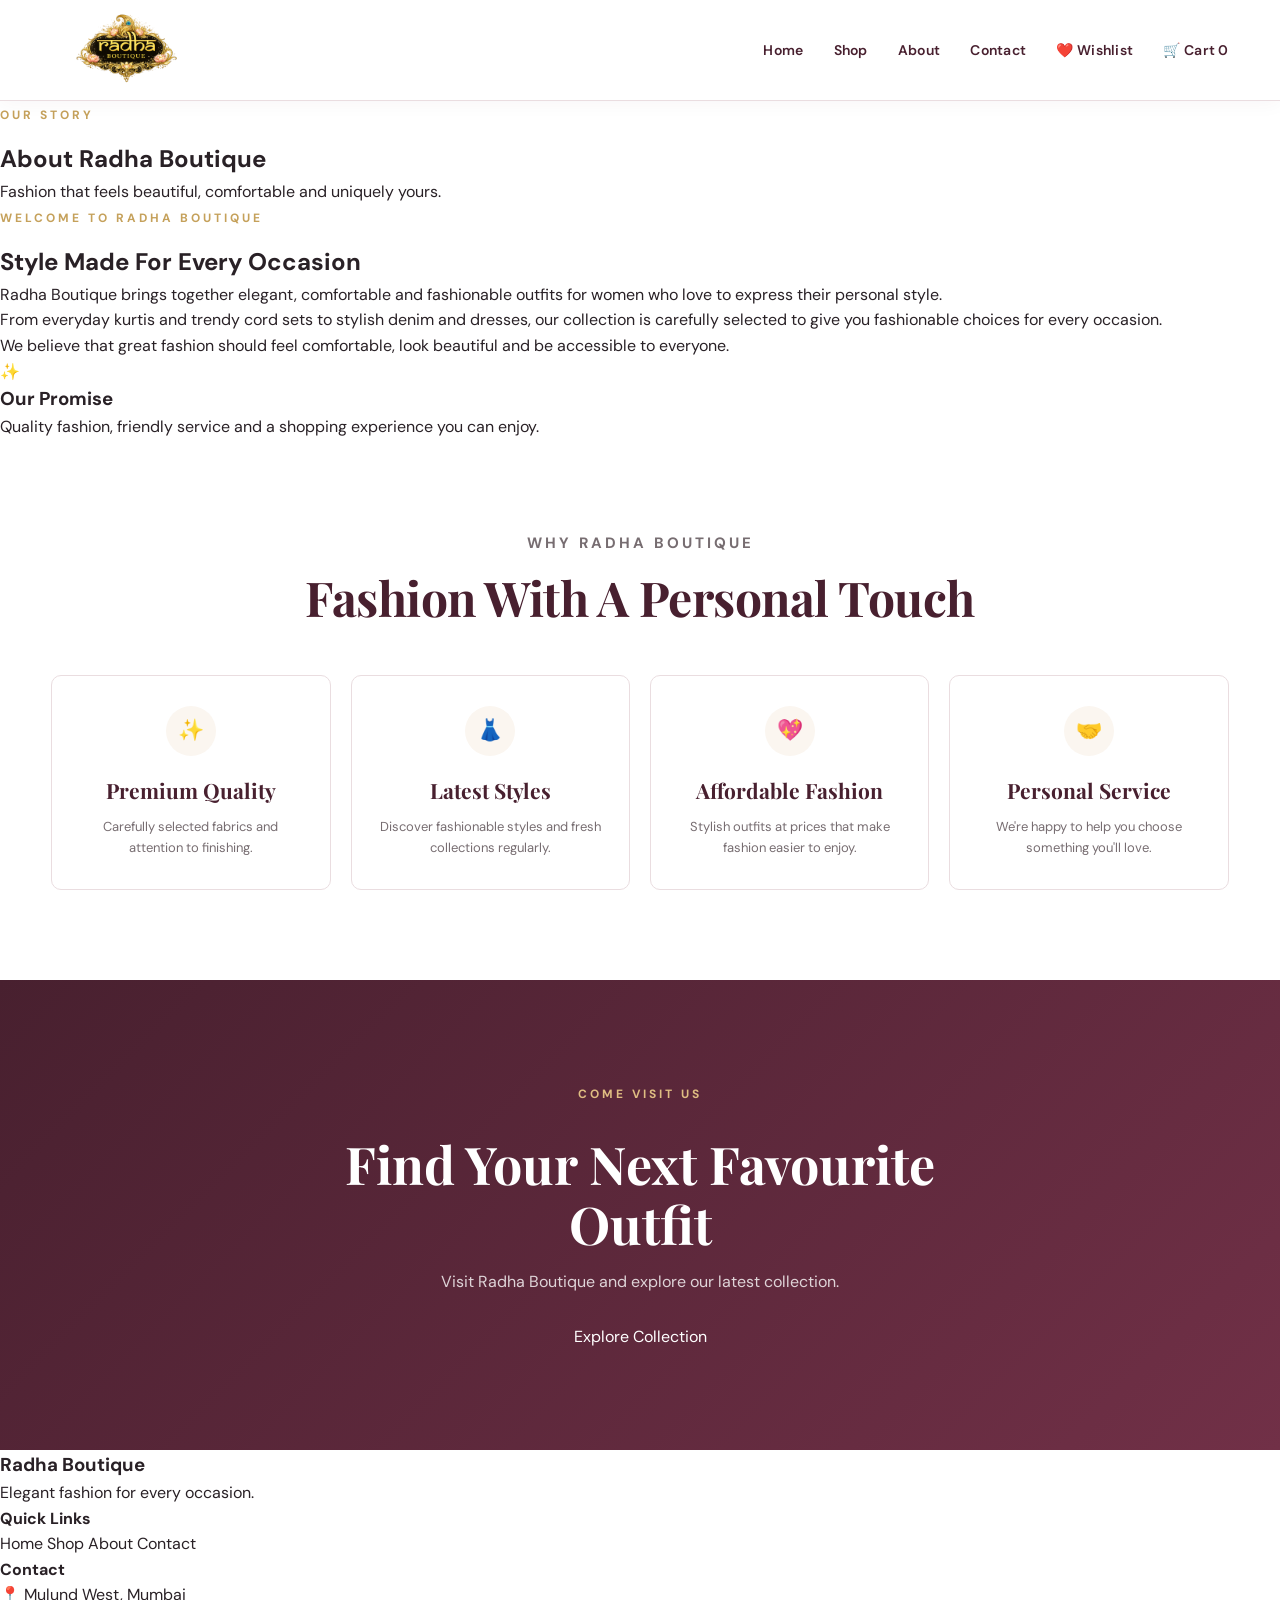
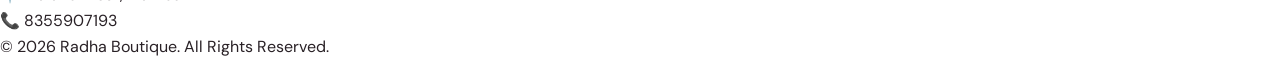
<file: about.html>
<!DOCTYPE html>
<html lang="en">

<head>
    <meta charset="UTF-8">
    <meta name="viewport" content="width=device-width, initial-scale=1.0">

    <title>About Us | Radha Boutique</title>

    <link rel="stylesheet" href="style.css">
</head>

<body>

<!-- HEADER -->
<header class="site-header">

    <nav class="navbar">

        <div class="brand">
            <a href="index.html">
                <img src="images/logo.png" alt="Radha Boutique">
            </a>
        </div>

        <button
            class="menu-toggle"
            onclick="toggleMenu()"
            aria-label="Open menu">
            ☰
        </button>

        <ul class="nav-links" id="mobileMenu">

            <li>
                <a href="index.html">Home</a>
            </li>

            <li>
                <a href="shop.html">Shop</a>
            </li>

            <li>
                <a href="about.html">About</a>
            </li>

            <li>
                <a href="contact.html">Contact</a>
            </li>

            <li>
                <a href="wishlist.html">
                    ❤️ Wishlist
                </a>
            </li>

            <li>
                <a href="cart.html">
                    🛒 Cart
                    <span id="cartCount">0</span>
                </a>
            </li>

        </ul>

    </nav>

</header>


<!-- ABOUT HERO -->

<main>

    <section class="page-hero">

        <div>

            <p class="eyebrow">
                OUR STORY
            </p>

            <h1>
                About Radha Boutique
            </h1>

            <p>
                Fashion that feels beautiful, comfortable and uniquely yours.
            </p>

        </div>

    </section>


    <!-- OUR STORY -->

    <section class="about-section">

        <div class="about-content">

            <div class="about-text">

                <p class="eyebrow">
                    WELCOME TO RADHA BOUTIQUE
                </p>

                <h2>
                    Style Made For Every Occasion
                </h2>

                <p>
                    Radha Boutique brings together elegant,
                    comfortable and fashionable outfits for
                    women who love to express their personal style.
                </p>

                <p>
                    From everyday kurtis and trendy cord sets
                    to stylish denim and dresses, our collection
                    is carefully selected to give you fashionable
                    choices for every occasion.
                </p>

                <p>
                    We believe that great fashion should feel
                    comfortable, look beautiful and be accessible
                    to everyone.
                </p>

            </div>


            <div class="about-highlight">

                <div class="about-box">

                    <span>✨</span>

                    <h3>
                        Our Promise
                    </h3>

                    <p>
                        Quality fashion, friendly service and
                        a shopping experience you can enjoy.
                    </p>

                </div>

            </div>

        </div>

    </section>


    <!-- WHY US -->

    <section class="why-us">

        <div class="section-heading">

            <p class="eyebrow">
                WHY RADHA BOUTIQUE
            </p>

            <h2>
                Fashion With A Personal Touch
            </h2>

        </div>


        <div class="why-container">

            <div class="why-card">

                <div class="why-icon">
                    ✨
                </div>

                <h3>
                    Premium Quality
                </h3>

                <p>
                    Carefully selected fabrics and
                    attention to finishing.
                </p>

            </div>


            <div class="why-card">

                <div class="why-icon">
                    👗
                </div>

                <h3>
                    Latest Styles
                </h3>

                <p>
                    Discover fashionable styles and
                    fresh collections regularly.
                </p>

            </div>


            <div class="why-card">

                <div class="why-icon">
                    💖
                </div>

                <h3>
                    Affordable Fashion
                </h3>

                <p>
                    Stylish outfits at prices that
                    make fashion easier to enjoy.
                </p>

            </div>


            <div class="why-card">

                <div class="why-icon">
                    🤝
                </div>

                <h3>
                    Personal Service
                </h3>

                <p>
                    We're happy to help you choose
                    something you'll love.
                </p>

            </div>

        </div>

    </section>


    <!-- VISIT US -->

    <section class="visit-banner">

        <div>

            <p class="eyebrow">
                COME VISIT US
            </p>

            <h2>
                Find Your Next Favourite Outfit
            </h2>

            <p>
                Visit Radha Boutique and explore our latest collection.
            </p>

            <a
                href="shop.html"
                class="shop-btn">
                Explore Collection
            </a>

        </div>

    </section>

</main>


<!-- FOOTER -->

<footer class="site-footer">

    <div class="footer-content">

        <div>

            <h3>
                Radha Boutique
            </h3>

            <p>
                Elegant fashion for every occasion.
            </p>

        </div>


        <div>

            <h4>
                Quick Links
            </h4>

            <a href="index.html">
                Home
            </a>

            <a href="shop.html">
                Shop
            </a>

            <a href="about.html">
                About
            </a>

            <a href="contact.html">
                Contact
            </a>

        </div>


        <div>

            <h4>
                Contact
            </h4>

            <p>
                📍 Mulund West, Mumbai
            </p>

            <p>
                📞 8355907193
            </p>

        </div>

    </div>


    <div class="footer-bottom">

        © 2026 Radha Boutique. All Rights Reserved.

    </div>

</footer>


<script src="products.js"></script>
<script src="script.js"></script>

</body>

</html>
</file>
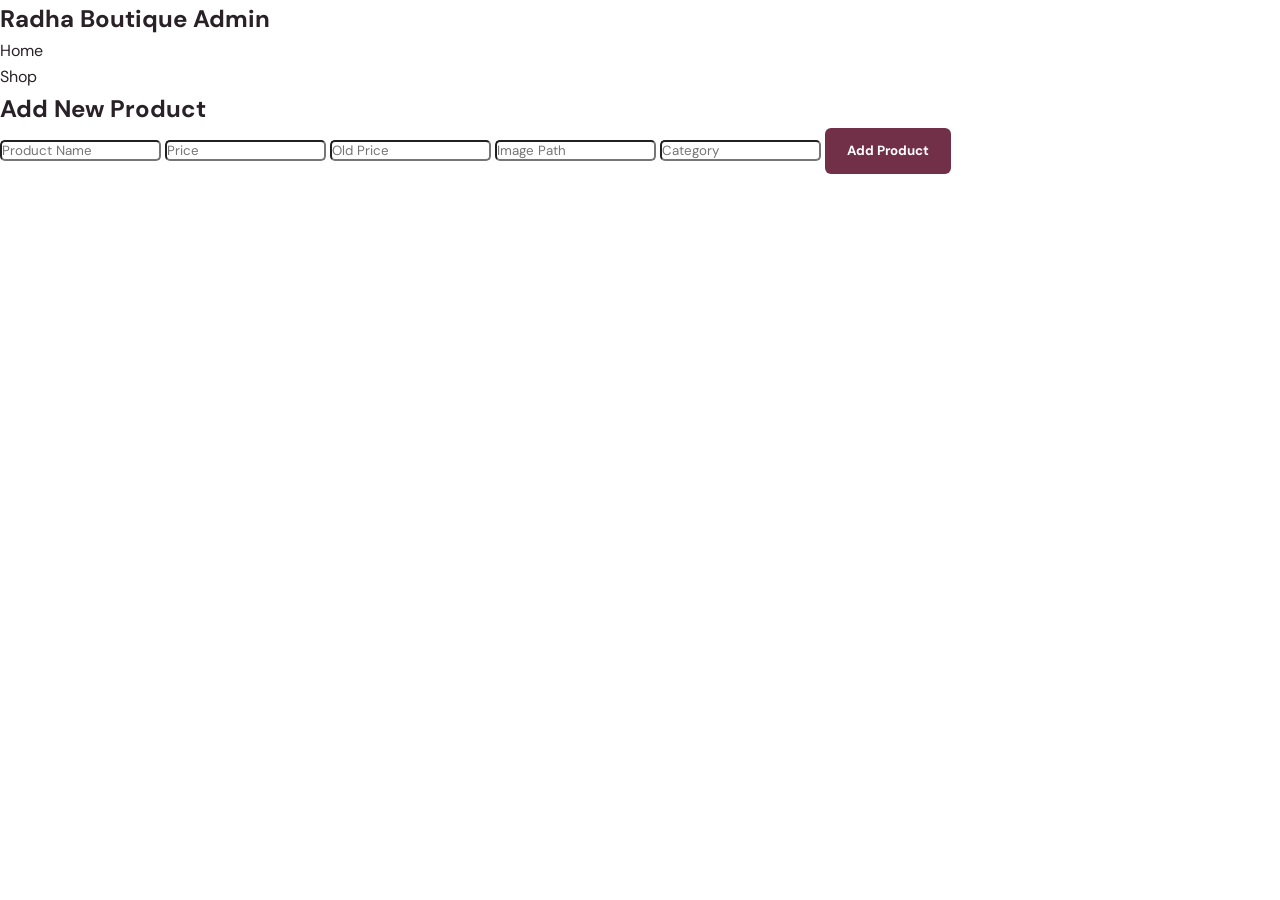
<file: admin.html>
<!DOCTYPE html>
<html lang="en">

<head>
<meta charset="UTF-8">
<meta name="viewport" content="width=device-width, initial-scale=1.0">
<title>Admin Panel | Radha Boutique</title>
<link rel="stylesheet" href="style.css">
</head>

<body>

<header>

<nav>

<h1>Radha Boutique Admin</h1>

<ul>

<li><a href="index.html">Home</a></li>
<li><a href="shop.html">Shop</a></li>

</ul>

</nav>

</header>

<section class="checkout">

<h1>Add New Product</h1>

<input type="text" id="pname" placeholder="Product Name">

<input type="number" id="price" placeholder="Price">

<input type="number" id="oldprice" placeholder="Old Price">

<input type="text" id="image" placeholder="Image Path">

<input type="text" id="category" placeholder="Category">

<button onclick="addProduct()" class="checkout-btn">
Add Product
</button>

</section>

<script src="products.js"></script>
<script src="script.js"></script>

</body>

</html>
</file>
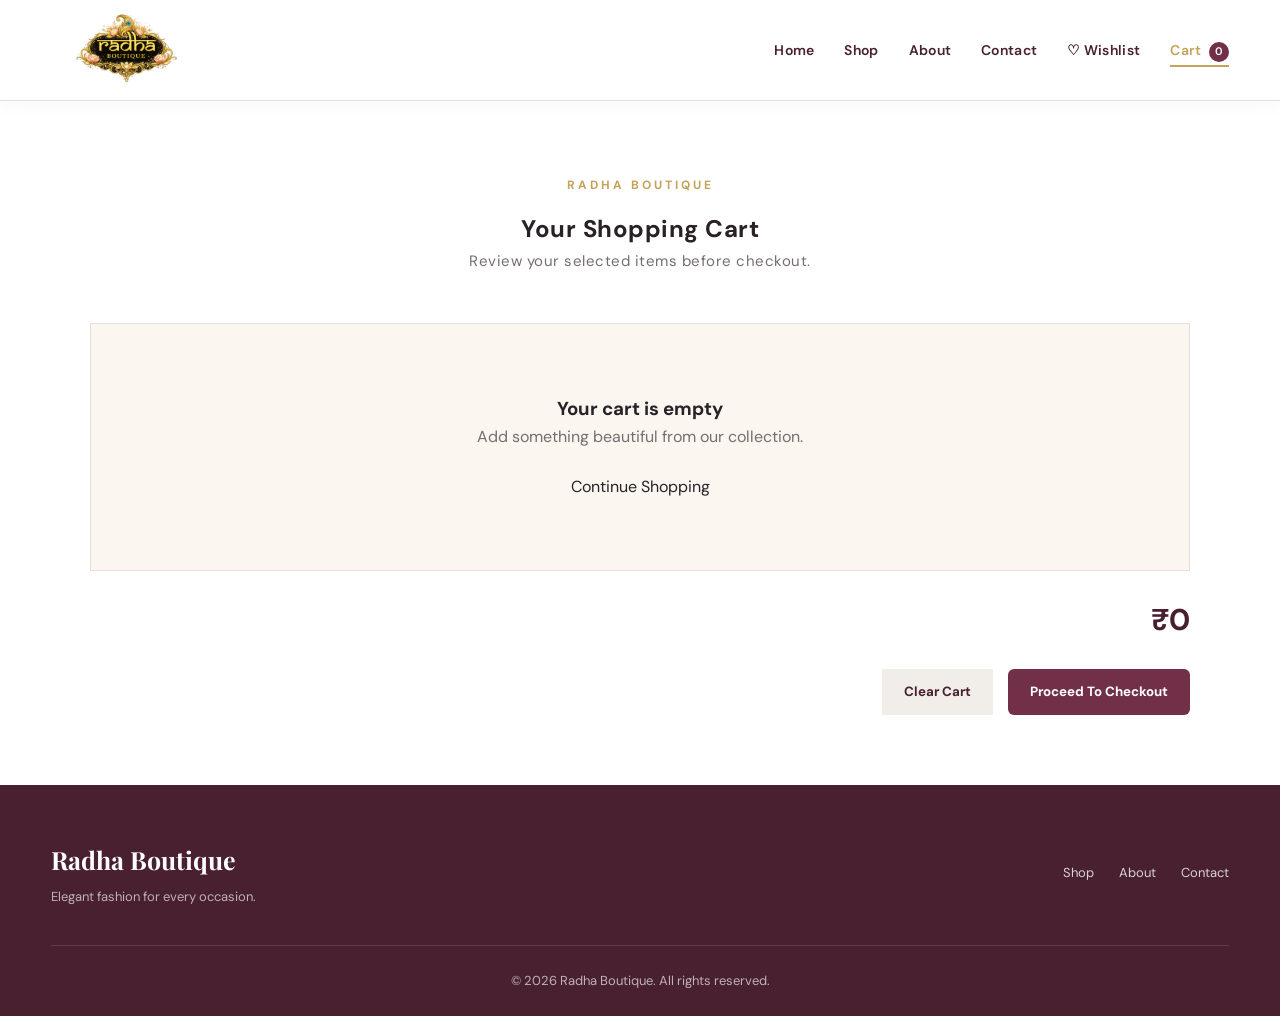
<file: cart.html>
<!DOCTYPE html>
<html lang="en">

<head>
    <meta charset="UTF-8">
    <meta name="viewport" content="width=device-width, initial-scale=1.0">

    <title>Shopping Cart | Radha Boutique</title>

    <link rel="stylesheet" href="style.css">
</head>

<body>

    <!-- HEADER -->

    <header class="site-header">

        <nav class="navbar">

            <a href="index.html" class="brand">
                <img
                    src="images/logo.png"
                    alt="Radha Boutique">
            </a>

            <button
                class="menu-toggle"
                type="button"
                onclick="toggleMenu()"
                aria-expanded="false">
                ☰
            </button>

            <ul id="mobileMenu" class="nav-links">

                <li>
                    <a href="index.html">
                        Home
                    </a>
                </li>

                <li>
                    <a href="shop.html">
                        Shop
                    </a>
                </li>

                <li>
                    <a href="about.html">
                        About
                    </a>
                </li>

                <li>
                    <a href="contact.html">
                        Contact
                    </a>
                </li>

                <li>
                    <a href="wishlist.html">
                        ♡ Wishlist
                    </a>
                </li>

                <li>
                    <a href="cart.html" class="active">
                        Cart
                        <span id="cartCount" class="cart-count">
                            0
                        </span>
                    </a>
                </li>

            </ul>

        </nav>

    </header>


    <!-- CART -->

    <main>

        <section class="cart-container">

            <div class="section-heading">

                <span class="eyebrow">
                    RADHA BOUTIQUE
                </span>

                <h1>
                    Your Shopping Cart
                </h1>

                <p>
                    Review your selected items before checkout.
                </p>

            </div>


            <!-- CART PRODUCTS -->

            <div id="cartItems"></div>


            <!-- TOTAL -->

            <div class="cart-total">

                <h2 id="totalPrice">
                    Total: ₹0
                </h2>

            </div>


            <!-- BUTTONS -->

            <div class="cart-actions">

                <button
                    class="clear-cart-btn"
                    onclick="clearCart()">
                    Clear Cart
                </button>


                <a href="checkout.html">

                    <button class="checkout-btn">
                        Proceed To Checkout
                    </button>

                </a>

            </div>

        </section>

    </main>


    <!-- FOOTER -->

    <footer class="footer">

        <div>

            <strong>
                Radha Boutique
            </strong>

            <p>
                Elegant fashion for every occasion.
            </p>

        </div>

        <div class="footer-links">

            <a href="shop.html">
                Shop
            </a>

            <a href="about.html">
                About
            </a>

            <a href="contact.html">
                Contact
            </a>

        </div>

        <p class="copyright">
            © 2026 Radha Boutique. All rights reserved.
        </p>

    </footer>


    <!-- JAVASCRIPT -->

    <script src="products.js"></script>
    <script src="script.js"></script>

</body>

</html>
</file>
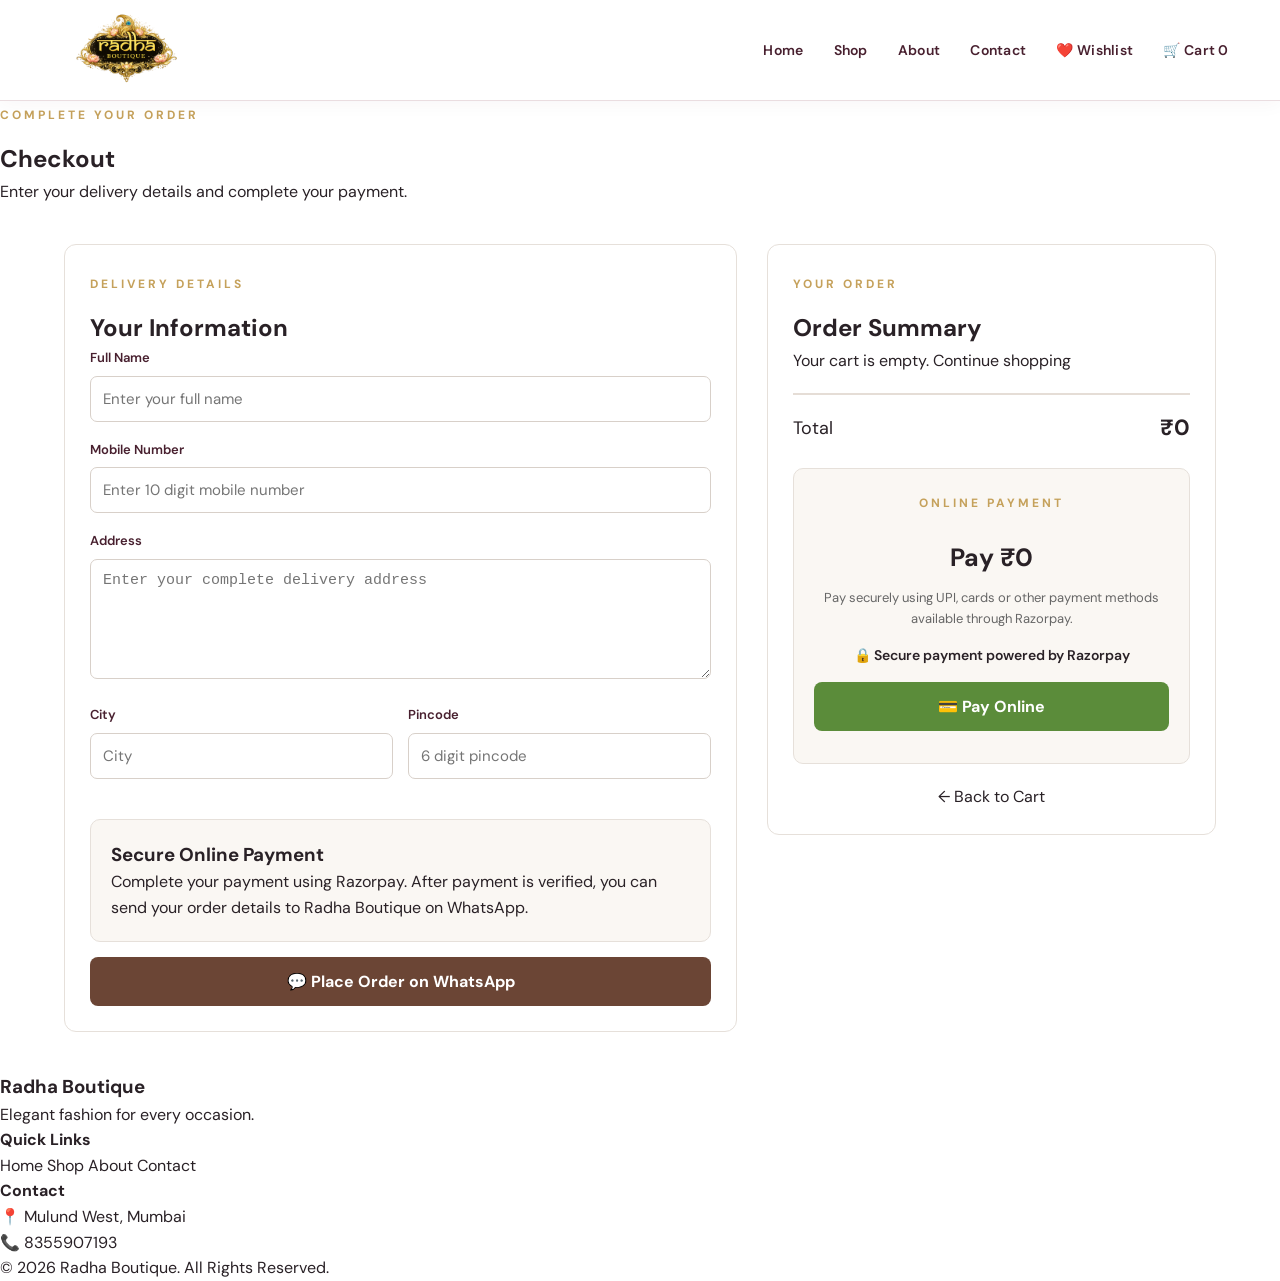
<file: checkout.html>
<!DOCTYPE html>
<html lang="en">
<head>
    <meta charset="UTF-8">
    <meta name="viewport" content="width=device-width, initial-scale=1.0">
    <title>Checkout | Radha Boutique</title>
    <link rel="stylesheet" href="style.css">

    <!-- Razorpay Checkout -->
    <script src="https://checkout.razorpay.com/v1/checkout.js"></script>

    <style>
        .checkout-section { padding: 40px 5%; }
        .checkout-grid {
            max-width: 1200px;
            margin: auto;
            display: grid;
            grid-template-columns: 1.2fr 0.8fr;
            gap: 30px;
            align-items: start;
        }
        .checkout-form-box, .checkout-summary {
            background: #fff;
            border: 1px solid #e6e0da;
            padding: 25px;
            border-radius: 12px;
        }
        .form-group { margin-bottom: 18px; }
        .form-group label {
            display: block;
            margin-bottom: 7px;
            font-weight: 600;
        }
        .form-group input, .form-group textarea {
            width: 100%;
            padding: 12px;
            border: 1px solid #d8d0c9;
            border-radius: 7px;
            box-sizing: border-box;
            font-size: 15px;
        }
        .checkout-row {
            display: grid;
            grid-template-columns: 1fr 1fr;
            gap: 15px;
        }
        .checkout-item {
            display: flex;
            gap: 12px;
            padding: 12px 0;
            border-bottom: 1px solid #eee;
        }
        .checkout-item img {
            width: 65px;
            height: 75px;
            object-fit: cover;
            border-radius: 6px;
        }
        .checkout-item-info { flex: 1; }
        .checkout-item-info h4 {
            margin: 0 0 5px;
            font-size: 14px;
        }
        .checkout-item-info p {
            margin: 4px 0;
            font-size: 13px;
            color: #666;
        }
        .checkout-total {
            display: flex;
            justify-content: space-between;
            align-items: center;
            margin-top: 20px;
            padding-top: 15px;
            border-top: 2px solid #e5ddd6;
            font-size: 18px;
        }
        .checkout-total strong { font-size: 22px; }
        .checkout-payment-info, .payment-box {
            margin-top: 22px;
            padding: 20px;
            background: #faf7f3;
            border: 1px solid #e6e0da;
            border-radius: 10px;
        }
        .payment-box { text-align: center; }
        .payment-box h3 { font-size: 25px; margin: 10px 0; }
        .payment-text {
            font-size: 13px;
            line-height: 1.6;
            color: #666;
        }
        .payment-note {
            font-size: 14px;
            font-weight: 600;
            margin: 15px 0;
        }
        .upi-pay-btn, .submit-btn {
            width: 100%;
            display: block;
            padding: 14px;
            margin-top: 15px;
            border: none;
            border-radius: 8px;
            color: white;
            font-size: 16px;
            font-weight: bold;
            cursor: pointer;
        }
        .upi-pay-btn { background: #5b8c3a; }
        .submit-btn { background: #6b4535; }
        .upi-pay-btn:disabled {
            opacity: 0.6;
            cursor: not-allowed;
        }
        .continue-shopping {
            display: block;
            text-align: center;
            margin-top: 20px;
        }
        #paymentMessage {
            margin-top: 12px;
            font-size: 13px;
            font-weight: 600;
        }
        @media (max-width: 700px) {
            .checkout-section { padding: 25px 3%; }
            .checkout-grid {
                grid-template-columns: 1fr;
                gap: 20px;
            }
            .checkout-form-box, .checkout-summary { padding: 18px; }
            .checkout-row {
                grid-template-columns: 1fr;
                gap: 0;
            }
        }
    </style>
</head>

<body>

<header class="site-header">
    <nav class="navbar">
        <div class="brand">
            <a href="index.html">
                <img src="images/logo.png" alt="Radha Boutique">
            </a>
        </div>

        <button class="menu-toggle"
                onclick="toggleMenu()"
                aria-label="Open menu">☰</button>

        <ul class="nav-links" id="mobileMenu">
            <li><a href="index.html">Home</a></li>
            <li><a href="shop.html">Shop</a></li>
            <li><a href="about.html">About</a></li>
            <li><a href="contact.html">Contact</a></li>
            <li><a href="wishlist.html">❤️ Wishlist</a></li>
            <li><a href="cart.html">🛒 Cart <span id="cartCount">0</span></a></li>
        </ul>
    </nav>
</header>

<main>
    <section class="page-hero">
        <div>
            <p class="eyebrow">COMPLETE YOUR ORDER</p>
            <h1>Checkout</h1>
            <p>Enter your delivery details and complete your payment.</p>
        </div>
    </section>

    <section class="checkout-section">
        <div class="checkout-grid">

            <!-- CUSTOMER DETAILS -->
            <div class="checkout-form-box">
                <p class="eyebrow">DELIVERY DETAILS</p>
                <h2>Your Information</h2>

                <form id="checkoutForm" onsubmit="placeOrder(event)">
                    <div class="form-group">
                        <label for="customerName">Full Name</label>
                        <input type="text" id="customerName"
                               placeholder="Enter your full name" required>
                    </div>

                    <div class="form-group">
                        <label for="customerPhone">Mobile Number</label>
                        <input type="tel" id="customerPhone"
                               placeholder="Enter 10 digit mobile number"
                               pattern="[0-9]{10}" maxlength="10" required>
                    </div>

                    <div class="form-group">
                        <label for="customerAddress">Address</label>
                        <textarea id="customerAddress" rows="4"
                                  placeholder="Enter your complete delivery address"
                                  required></textarea>
                    </div>

                    <div class="checkout-row">
                        <div class="form-group">
                            <label for="customerCity">City</label>
                            <input type="text" id="customerCity"
                                   placeholder="City" required>
                        </div>

                        <div class="form-group">
                            <label for="customerPincode">Pincode</label>
                            <input type="text" id="customerPincode"
                                   placeholder="6 digit pincode"
                                   pattern="[0-9]{6}" maxlength="6" required>
                        </div>
                    </div>

                    <div class="checkout-payment-info">
                        <h3>Secure Online Payment</h3>
                        <p>
                            Complete your payment using Razorpay.
                            After payment is verified, you can send your
                            order details to Radha Boutique on WhatsApp.
                        </p>
                    </div>

                    <button type="submit" class="submit-btn">
                        💬 Place Order on WhatsApp
                    </button>
                </form>
            </div>

            <!-- ORDER SUMMARY -->
            <div class="checkout-summary">
                <p class="eyebrow">YOUR ORDER</p>
                <h2>Order Summary</h2>

                <div id="checkoutItems"></div>

                <div class="checkout-total">
                    <span>Total</span>
                    <strong id="checkoutTotal">₹0</strong>
                </div>

                <!-- RAZORPAY PAYMENT -->
                <div class="payment-box">
                    <p class="eyebrow">ONLINE PAYMENT</p>

                    <h3>Pay ₹<span id="qrAmount">0</span></h3>

                    <p class="payment-text">
                        Pay securely using UPI, cards or other
                        payment methods available through Razorpay.
                    </p>

                    <p class="payment-note">
                        🔒 Secure payment powered by Razorpay
                    </p>

                    <button type="button"
                            id="payButton"
                            class="upi-pay-btn"
                            onclick="payOnline()">
                        💳 Pay Online
                    </button>

                    <p id="paymentMessage" aria-live="polite"></p>
                </div>

                <a href="cart.html" class="continue-shopping">
                    ← Back to Cart
                </a>
            </div>
        </div>
    </section>
</main>

<footer class="site-footer">
    <div class="footer-content">
        <div>
            <h3>Radha Boutique</h3>
            <p>Elegant fashion for every occasion.</p>
        </div>

        <div>
            <h4>Quick Links</h4>
            <a href="index.html">Home</a>
            <a href="shop.html">Shop</a>
            <a href="about.html">About</a>
            <a href="contact.html">Contact</a>
        </div>

        <div>
            <h4>Contact</h4>
            <p>📍 Mulund West, Mumbai</p>
            <p>📞 8355907193</p>
        </div>
    </div>

    <div class="footer-bottom">
        © 2026 Radha Boutique. All Rights Reserved.
    </div>
</footer>

<!-- LOAD WEBSITE FILES -->
<script src="products.js"></script>
<script src="script.js"></script>

<script>
/* =========================================
   RADHA BOUTIQUE - RAZORPAY CHECKOUT
========================================= */

window.rbPaymentVerified = false;

/* READ CART */
function getCheckoutCart() {
    try {
        const cart = JSON.parse(localStorage.getItem("cart")) || [];
        return Array.isArray(cart) ? cart : [];
    } catch (error) {
        console.error("Cart read error:", error);
        return [];
    }
}

/* FIND PRODUCT */
function findCheckoutProduct(item) {
    if (typeof products === "undefined" || !Array.isArray(products)) {
        return null;
    }

    return products.find(function(product) {
        return String(product.id) === String(item.id);
    });
}

/* DISPLAY CART */
function displayCheckoutItems() {
    const container = document.getElementById("checkoutItems");
    const cart = getCheckoutCart();

    if (!container) return;

    if (cart.length === 0) {
        container.innerHTML =
            '<p>Your cart is empty. <a href="shop.html">Continue shopping</a></p>';
        updateCheckoutTotal();
        return;
    }

    container.innerHTML = cart.map(function(item) {
        const product = findCheckoutProduct(item);
        const name = item.name || (product && product.name) || "Product";
        const image = item.image || (product && product.image) || "";
        const price = Number(item.price) || Number(product?.price) || 0;
        const quantity = Math.max(1, Number(item.quantity) || 1);
        const size = item.size || "";

        return `
            <div class="checkout-item">
                ${image ? `<img src="${image}" alt="">` : ""}
                <div class="checkout-item-info">
                    <h4>${escapeCheckoutText(name)}</h4>
                    ${size ? `<p>Size: ${escapeCheckoutText(size)}</p>` : ""}
                    <p>Quantity: ${quantity}</p>
                    <p>₹${(price * quantity).toLocaleString("en-IN")}</p>
                </div>
            </div>
        `;
    }).join("");

    updateCheckoutTotal();
}

/* ESCAPE TEXT */
function escapeCheckoutText(value) {
    return String(value).replace(/[&<>"']/g, function(character) {
        const entities = {
            "&": "&amp;",
            "<": "&lt;",
            ">": "&gt;",
            '"': "&quot;",
            "'": "&#39;"
        };
        return entities[character];
    });
}

/* DISPLAY TOTAL */
function getCheckoutTotal() {
    return getCheckoutCart().reduce(function(total, item) {
        const product = findCheckoutProduct(item);
        const price = Number(item.price) || Number(product?.price) || 0;
        const quantity = Math.max(1, Number(item.quantity) || 1);
        return total + price * quantity;
    }, 0);
}

function updateCheckoutTotal() {
    const total = getCheckoutTotal();

    document.getElementById("qrAmount").textContent =
        total.toLocaleString("en-IN");

    document.getElementById("checkoutTotal").textContent =
        "₹" + total.toLocaleString("en-IN");
}

/* CUSTOMER DETAILS */
function getCustomerDetails() {
    return {
        name: document.getElementById("customerName").value.trim(),
        phone: document.getElementById("customerPhone").value.trim(),
        address: document.getElementById("customerAddress").value.trim(),
        city: document.getElementById("customerCity").value.trim(),
        pincode: document.getElementById("customerPincode").value.trim()
    };
}

/* PAYMENT MESSAGE */
function showPaymentMessage(message, isError) {
    const element = document.getElementById("paymentMessage");
    element.textContent = message;
    element.style.color = isError ? "#b00020" : "#287a35";
}

/* CREATE RAZORPAY ORDER */
async function payOnline() {
    const cart = getCheckoutCart();
    const button = document.getElementById("payButton");
    const form = document.getElementById("checkoutForm");

    if (!cart.length) {
        alert("Your cart is empty. Please add a product first.");
        return;
    }

    if (!form.reportValidity()) {
        return;
    }

    if (typeof window.Razorpay === "undefined") {
        alert("Razorpay Checkout could not load. Please refresh the page and try again.");
        return;
    }

    const customer = getCustomerDetails();

    button.disabled = true;
    button.textContent = "Please wait...";
    showPaymentMessage("Creating your secure payment order...", false);

    try {
        const orderResponse = await fetch(
            "/.netlify/functions/create-order",
            {
                method: "POST",
                headers: {
                    "Content-Type": "application/json"
                },
                body: JSON.stringify({
                    items: cart.map(function(item) {
                        return {
                            id: item.id,
                            quantity: Math.max(1, Number(item.quantity) || 1)
                        };
                    })
                })
            }
        );

        const orderData = await orderResponse.json();

        if (!orderResponse.ok) {
            throw new Error(orderData.error || "Could not create payment order.");
        }

        if (!orderData.orderId || !orderData.keyId || !orderData.amount) {
            throw new Error("The server returned incomplete Razorpay order details.");
        }

        const options = {
            key: orderData.keyId,
            amount: orderData.amount,
            currency: orderData.currency || "INR",
            name: "Radha Boutique",
            description: "Purchase from Radha Boutique",
            order_id: orderData.orderId,

            prefill: {
                name: customer.name,
                contact: customer.phone
            },

            notes: {
                delivery_city: customer.city,
                delivery_pincode: customer.pincode
            },

            theme: {
                color: "#6b4535"
            },

            handler: async function(paymentResponse) {
                await verifyRazorpayPayment(paymentResponse);
            },

            modal: {
                ondismiss: function() {
                    button.disabled = false;
                    button.textContent = "💳 Pay Online";
                    showPaymentMessage("Payment window closed. No payment confirmation received.", true);
                }
            }
        };

        const razorpay = new Razorpay(options);

        razorpay.on("payment.failed", function(response) {
            button.disabled = false;
            button.textContent = "💳 Pay Online";

            const description =
                response.error && response.error.description
                    ? response.error.description
                    : "Payment failed.";

            showPaymentMessage(description, true);
        });

        razorpay.open();

    } catch (error) {
        console.error("Razorpay checkout error:", error);
        showPaymentMessage(error.message || "Unable to start payment.", true);
        button.disabled = false;
        button.textContent = "💳 Pay Online";
    }
}

/* VERIFY PAYMENT ON SERVER */
async function verifyRazorpayPayment(paymentResponse) {
    const button = document.getElementById("payButton");

    button.disabled = true;
    button.textContent = "Verifying payment...";
    showPaymentMessage("Payment received. Verifying securely...", false);

    try {
        const response = await fetch(
            "/.netlify/functions/verify-payment",
            {
                method: "POST",
                headers: {
                    "Content-Type": "application/json"
                },
                body: JSON.stringify({
                    razorpay_order_id: paymentResponse.razorpay_order_id,
                    razorpay_payment_id: paymentResponse.razorpay_payment_id,
                    razorpay_signature: paymentResponse.razorpay_signature
                })
            }
        );

        const result = await response.json();

        if (!response.ok || result.verified !== true) {
            throw new Error(result.error || "Payment verification failed.");
        }

        window.rbPaymentVerified = true;

        showPaymentMessage(
            "Payment verified successfully! Payment ID: " +
            result.paymentId +
            ". Now click Place Order on WhatsApp.",
            false
        );

        button.textContent = "✓ Payment Verified";

    } catch (error) {
        console.error("Payment verification error:", error);

        window.rbPaymentVerified = false;
        showPaymentMessage(
            "We could not verify this payment. Please contact the shop before trying again. " +
            error.message,
            true
        );

        button.disabled = false;
        button.textContent = "💳 Pay Online";
    }
}

/* INITIALIZE PAGE */
document.addEventListener("DOMContentLoaded", function() {
    displayCheckoutItems();
    updateCheckoutTotal();
});

/* REQUIRE VERIFIED PAYMENT BEFORE WHATSAPP ORDER */
const checkoutForm = document.getElementById("checkoutForm");

checkoutForm.addEventListener("submit", function(event) {
    if (window.rbPaymentVerified !== true) {
        event.preventDefault();
        alert("Please complete and verify your online payment before placing your order.");
        return;
    }

    /* Existing placeOrder(event) function in script.js will handle WhatsApp order. */
});
</script>

</body>
</html>
</file>
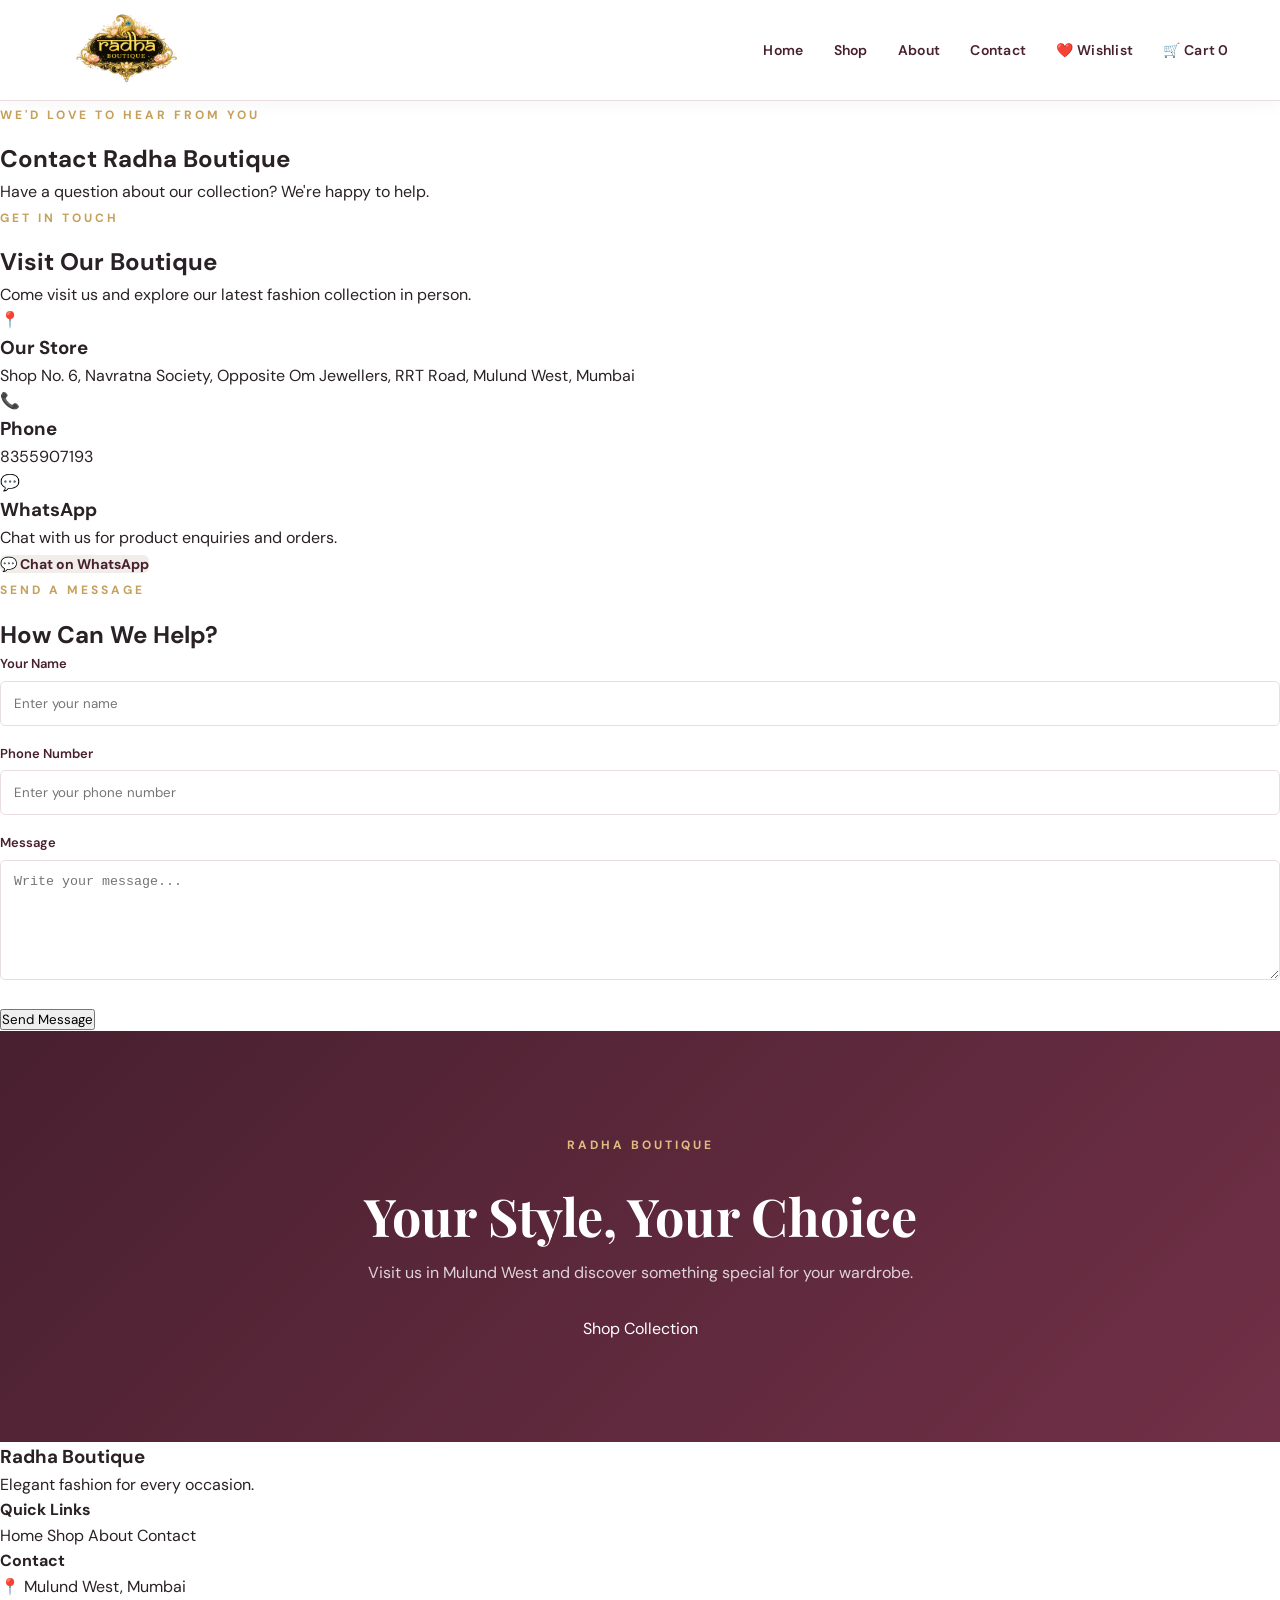
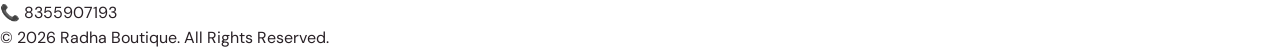
<file: contact.html>
<!DOCTYPE html>
<html lang="en">

<head>
    <meta charset="UTF-8">
    <meta name="viewport" content="width=device-width, initial-scale=1.0">

    <title>Contact Us | Radha Boutique</title>

    <link rel="stylesheet" href="style.css">
</head>

<body>

<header class="site-header">

    <nav class="navbar">

        <div class="brand">
            <a href="index.html">
                <img src="images/logo.png" alt="Radha Boutique">
            </a>
        </div>

        <button
            class="menu-toggle"
            onclick="toggleMenu()"
            aria-label="Open menu">
            ☰
        </button>

        <ul class="nav-links" id="mobileMenu">

            <li><a href="index.html">Home</a></li>

            <li><a href="shop.html">Shop</a></li>

            <li><a href="about.html">About</a></li>

            <li><a href="contact.html">Contact</a></li>

            <li><a href="wishlist.html">❤️ Wishlist</a></li>

            <li>
                <a href="cart.html">
                    🛒 Cart
                    <span id="cartCount">0</span>
                </a>
            </li>

        </ul>

    </nav>

</header>


<main>

    <section class="page-hero">

        <div>

            <p class="eyebrow">
                WE'D LOVE TO HEAR FROM YOU
            </p>

            <h1>
                Contact Radha Boutique
            </h1>

            <p>
                Have a question about our collection?
                We're happy to help.
            </p>

        </div>

    </section>


    <section class="contact-section">

        <div class="contact-grid">


            <!-- CONTACT INFORMATION -->

            <div class="contact-info">

                <p class="eyebrow">
                    GET IN TOUCH
                </p>

                <h2>
                    Visit Our Boutique
                </h2>

                <p>
                    Come visit us and explore our latest
                    fashion collection in person.
                </p>


                <div class="contact-card">

                    <div class="contact-icon">
                        📍
                    </div>

                    <div>
                        <h3>Our Store</h3>

                        <p>
                            Shop No. 6, Navratna Society,
                            Opposite Om Jewellers,
                            RRT Road, Mulund West,
                            Mumbai
                        </p>
                    </div>

                </div>


                <div class="contact-card">

                    <div class="contact-icon">
                        📞
                    </div>

                    <div>

                        <h3>Phone</h3>

                        <p>
                            8355907193
                        </p>

                    </div>

                </div>


                <div class="contact-card">

                    <div class="contact-icon">
                        💬
                    </div>

                    <div>

                        <h3>WhatsApp</h3>

                        <p>
                            Chat with us for
                            product enquiries and orders.
                        </p>

                    </div>

                </div>


                <a
                    href="https://wa.me/918355907193"
                    target="_blank"
                    rel="noopener"
                    class="whatsapp-large">

                    💬 Chat on WhatsApp

                </a>

            </div>


            <!-- CONTACT FORM -->

            <div class="contact-form-box">

                <p class="eyebrow">
                    SEND A MESSAGE
                </p>

                <h2>
                    How Can We Help?
                </h2>

                <form
                    onsubmit="sendContactMessage(event)">

                    <div class="form-group">

                        <label for="contactName">
                            Your Name
                        </label>

                        <input
                            type="text"
                            id="contactName"
                            placeholder="Enter your name"
                            required>

                    </div>


                    <div class="form-group">

                        <label for="contactPhone">
                            Phone Number
                        </label>

                        <input
                            type="tel"
                            id="contactPhone"
                            placeholder="Enter your phone number"
                            required>

                    </div>


                    <div class="form-group">

                        <label for="contactMessage">
                            Message
                        </label>

                        <textarea
                            id="contactMessage"
                            rows="5"
                            placeholder="Write your message..."
                            required></textarea>

                    </div>


                    <button
                        type="submit"
                        class="submit-btn">

                        Send Message

                    </button>

                </form>

            </div>

        </div>

    </section>


    <!-- LOCATION -->

    <section class="visit-banner">

        <div>

            <p class="eyebrow">
                RADHA BOUTIQUE
            </p>

            <h2>
                Your Style, Your Choice
            </h2>

            <p>
                Visit us in Mulund West and discover
                something special for your wardrobe.
            </p>

            <a
                href="shop.html"
                class="shop-btn">

                Shop Collection

            </a>

        </div>

    </section>

</main>


<footer class="site-footer">

    <div class="footer-content">

        <div>

            <h3>
                Radha Boutique
            </h3>

            <p>
                Elegant fashion for every occasion.
            </p>

        </div>


        <div>

            <h4>
                Quick Links
            </h4>

            <a href="index.html">Home</a>

            <a href="shop.html">Shop</a>

            <a href="about.html">About</a>

            <a href="contact.html">Contact</a>

        </div>


        <div>

            <h4>
                Contact
            </h4>

            <p>
                📍 Mulund West, Mumbai
            </p>

            <p>
                📞 8355907193
            </p>

        </div>

    </div>


    <div class="footer-bottom">

        © 2026 Radha Boutique. All Rights Reserved.

    </div>

</footer>


<script src="products.js"></script>
<script src="script.js"></script>


<script>

function sendContactMessage(event) {

    event.preventDefault();

    const name =
        document.getElementById("contactName").value.trim();

    const phone =
        document.getElementById("contactPhone").value.trim();

    const message =
        document.getElementById("contactMessage").value.trim();


    const whatsappMessage =
        `Hello Radha Boutique!%0A%0A` +
        `Name: ${encodeURIComponent(name)}%0A` +
        `Phone: ${encodeURIComponent(phone)}%0A` +
        `Message: ${encodeURIComponent(message)}`;


    window.open(
        `https://wa.me/918355907193?text=${whatsappMessage}`,
        "_blank"
    );

}

</script>

</body>

</html>
</file>
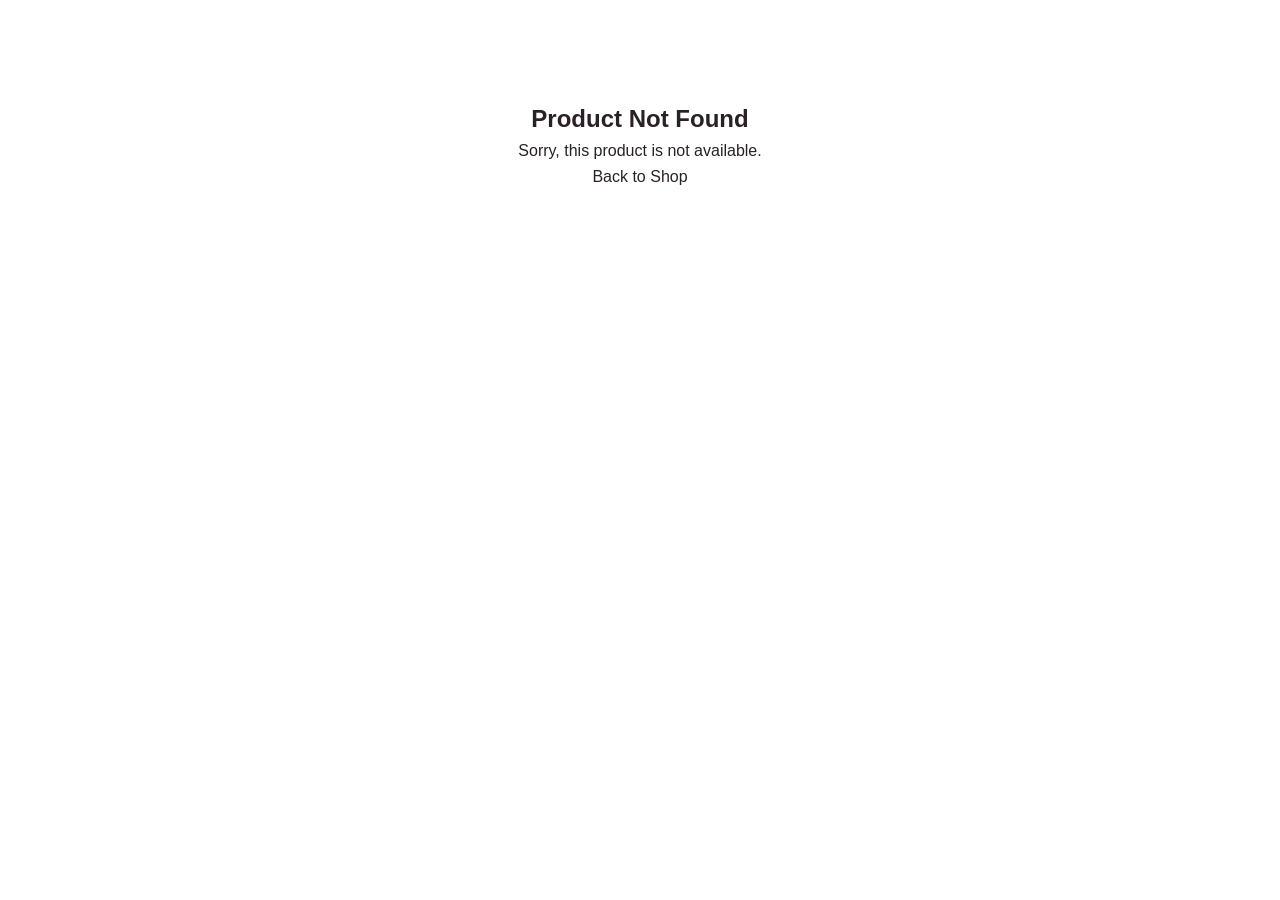
<file: product.html>
<!DOCTYPE html>
<html lang="en">

<head>
    <meta charset="UTF-8">
    <meta name="viewport" content="width=device-width, initial-scale=1.0">

    <title>Product | Radha Boutique</title>

    <link rel="stylesheet" href="style.css">
</head>

<body>

<!-- ================= HEADER ================= -->

<header class="site-header">

    <nav class="navbar">

        <div class="brand">
            <a href="index.html">
                <img src="images/logo.png" alt="Radha Boutique">
            </a>
        </div>

        <button class="menu-toggle"
                onclick="toggleMenu()"
                aria-label="Open menu">
            ☰
        </button>

        <ul class="nav-links" id="mobileMenu">

            <li>
                <a href="index.html">Home</a>
            </li>

            <li>
                <a href="shop.html">Shop</a>
            </li>

            <li>
                <a href="about.html">About</a>
            </li>

            <li>
                <a href="contact.html">Contact</a>
            </li>

            <li>
                <a href="wishlist.html">
                    ❤️ Wishlist
                </a>
            </li>

            <li>
                <a href="cart.html">
                    🛒 Cart
                    <span id="cartCount">0</span>
                </a>
            </li>

        </ul>

    </nav>

</header>


<!-- ================= PRODUCT DETAILS ================= -->

<main class="product-page">

    <div class="product-detail-container">

        <!-- IMAGE SECTION -->

        <div class="product-gallery">

            <div class="main-product-image">
                <img id="mainImage"
                     src=""
                     alt="Product Image">
            </div>

            <!-- Only ONE thumbnail container -->
            <div id="productThumbnails"
                 class="product-thumbnails">
            </div>

        </div>


        <!-- PRODUCT INFORMATION -->

        <div class="product-information">

            <p id="productCategory"
               class="product-category">
            </p>


            <h1 id="productName">
                Product Name
            </h1>


            <!-- PRICE -->

            <div class="product-price">

                <span id="productOldPrice"
                      class="old-price">
                </span>

                <span id="productPrice"
                      class="new-price">
                </span>

            </div>


            <!-- DESCRIPTION -->

            <p id="productDescription"
               class="product-description">
            </p>


            <!-- SIZE -->

            <div class="product-option">

                <h3>Select Size</h3>

                <div id="sizeOptions"
                     class="size-options">
                </div>

            </div>


            <!-- COLOR -->

            <div id="colorSection"
                 class="product-option">

                <h3>Select Color</h3>

                <div id="colorOptions"
                     class="color-options">
                </div>

            </div>


            <!-- BUTTONS -->

            <div class="product-actions">

                <button class="add-cart-large"
                        onclick="addProductToCart()">

                    🛒 Add to Cart

                </button>


                <button class="whatsapp-large"
                        onclick="orderProductOnWhatsApp()">

                    💬 Order on WhatsApp

                </button>

            </div>


            <!-- FEATURES -->

            <div class="product-features">

                <div>
                    ✨ Premium Quality
                </div>

                <div>
                    🚚 Easy Ordering
                </div>

                <div>
                    💖 Customer Support
                </div>

            </div>

        </div>

    </div>

</main>


<!-- ================= FOOTER ================= -->

<footer class="site-footer">

    <div class="footer-content">

        <div>

            <h3>Radha Boutique</h3>

            <p>
                Elegant fashion for every occasion.
            </p>

        </div>


        <div>

            <h4>Quick Links</h4>

            <a href="index.html">Home</a>
            <a href="shop.html">Shop</a>
            <a href="about.html">About</a>
            <a href="contact.html">Contact</a>

        </div>


        <div>

            <h4>Contact</h4>

            <p>
                📍 Mulund West, Mumbai
            </p>

            <p>
                📞 8355907193
            </p>

        </div>

    </div>


    <div class="footer-bottom">

        © 2026 Radha Boutique. All Rights Reserved.

    </div>

</footer>


<!-- ================= JAVASCRIPT ================= -->

<script src="products.js"></script>
<script src="script.js"></script>

</body>

</html>
</file>
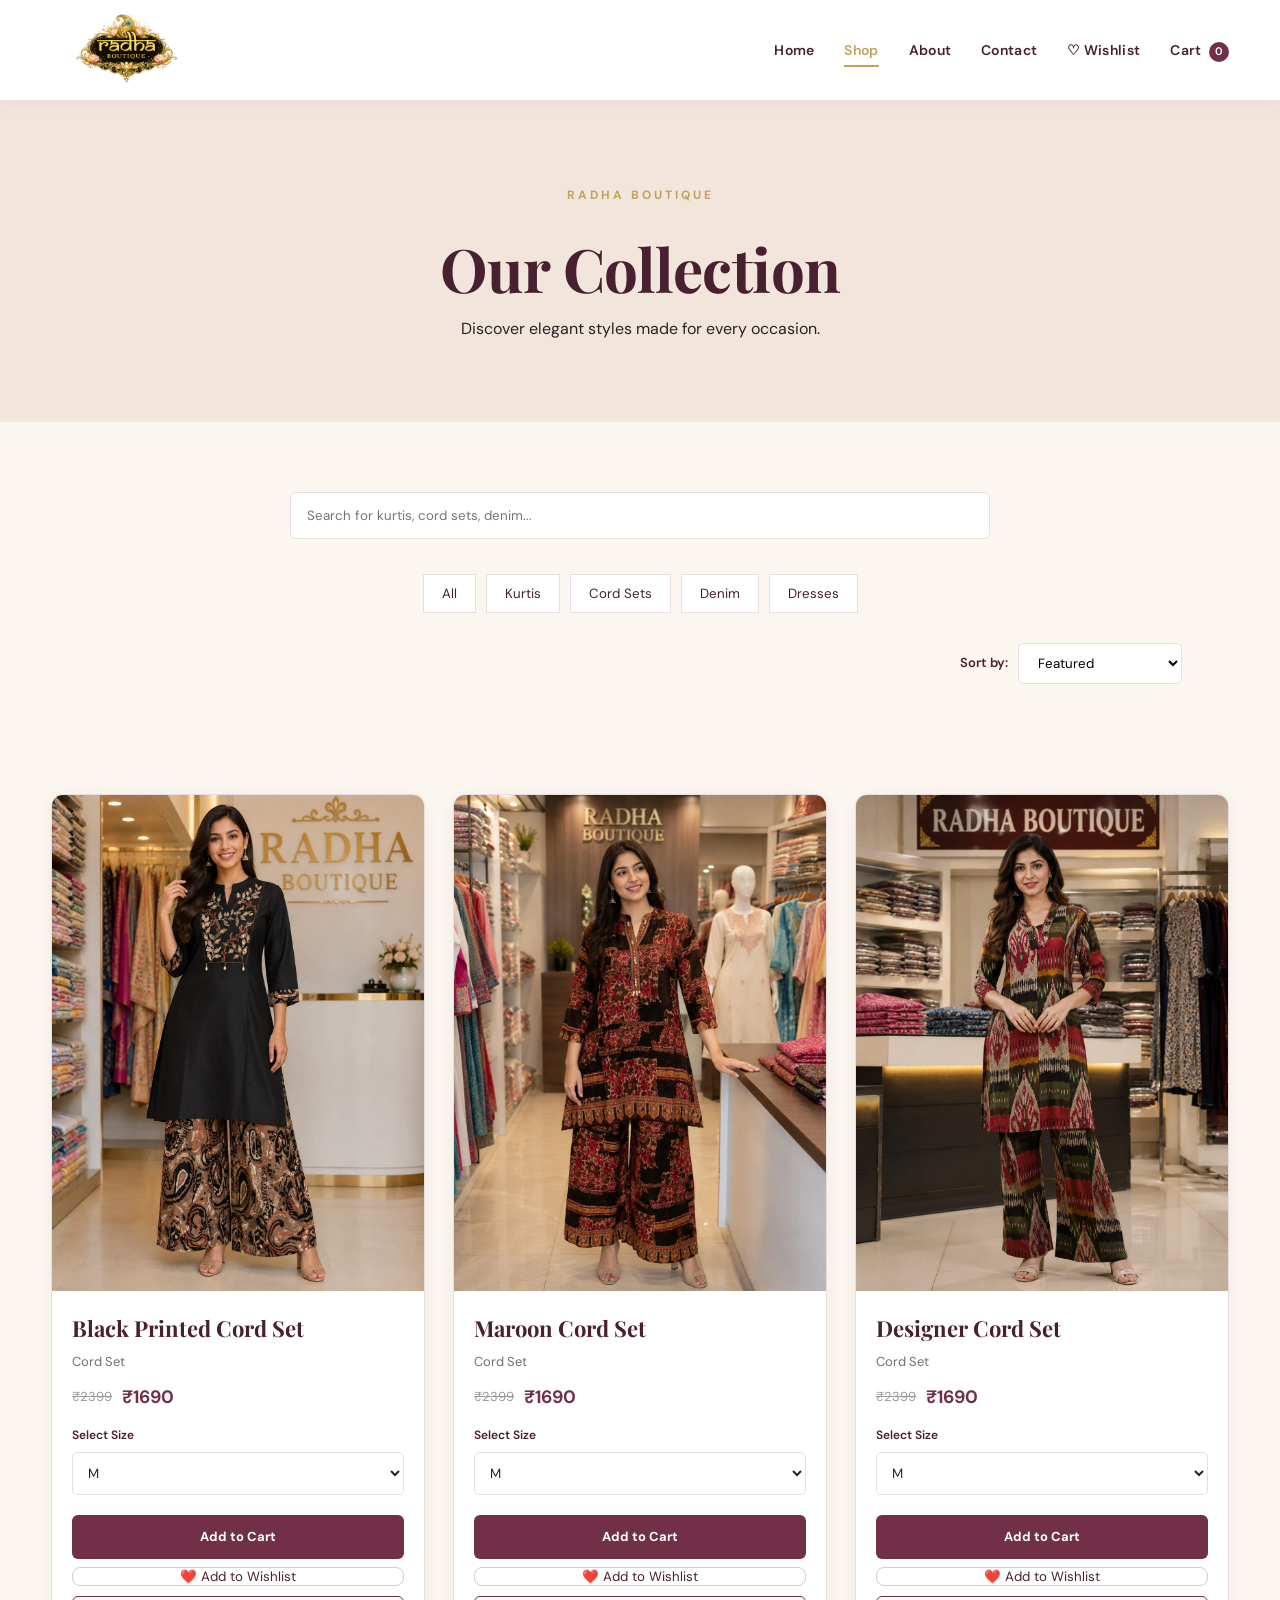
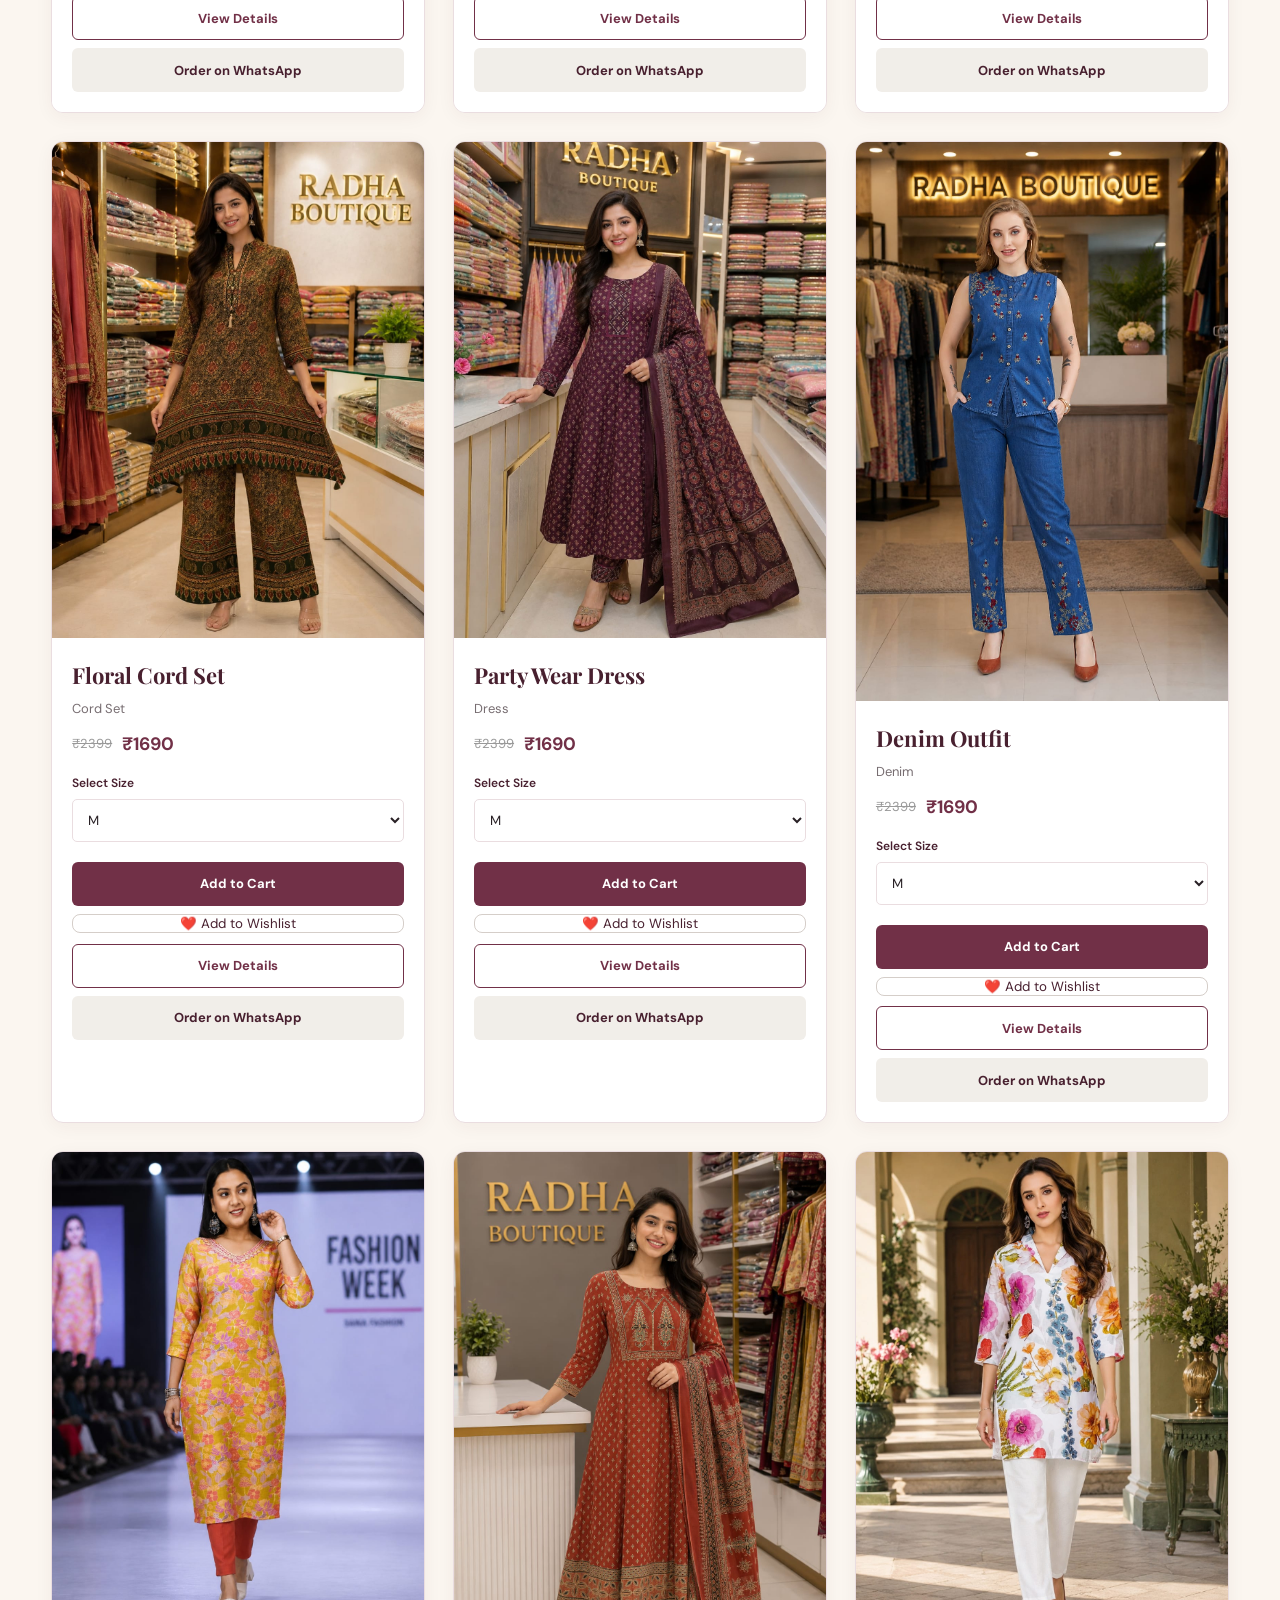
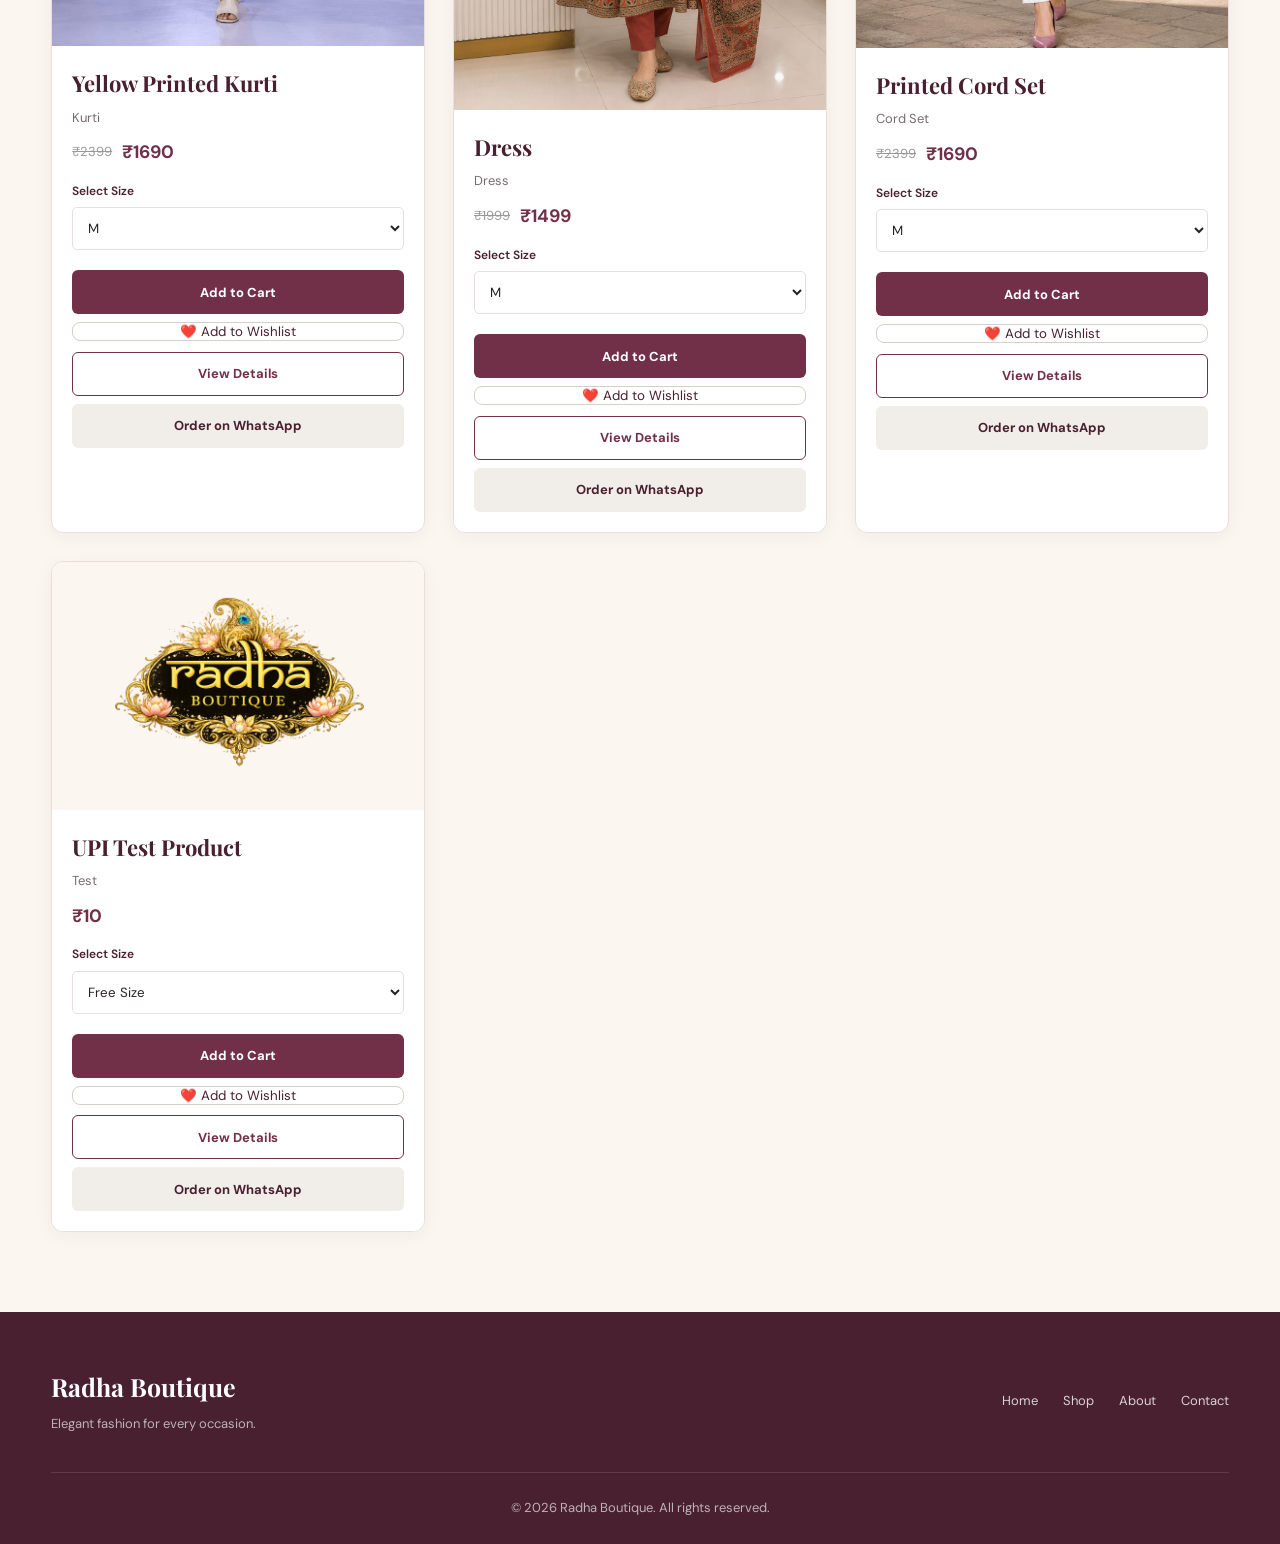
<file: shop.html>
<!DOCTYPE html>
<html lang="en">

<head>

    <meta charset="UTF-8">

    <meta
        name="viewport"
        content="width=device-width, initial-scale=1.0">

    <meta
        name="description"
        content="Shop the latest collection at Radha Boutique.">

    <title>Shop Collection | Radha Boutique</title>

    <link rel="stylesheet" href="style.css">

</head>


<body>


    <!-- ================= HEADER ================= -->

    <header class="site-header">

        <nav class="navbar">


            <!-- LOGO -->

            <a
                href="index.html"
                class="brand">

                <img
                    src="images/logo.png"
                    alt="Radha Boutique">

            </a>


            <!-- MOBILE MENU -->

            <button
                class="menu-toggle"
                type="button"
                onclick="toggleMenu()"
                aria-label="Open menu"
                aria-expanded="false">

                ☰

            </button>


            <!-- NAVIGATION -->

            <ul
                id="mobileMenu"
                class="nav-links">

                <li>
                    <a href="index.html">
                        Home
                    </a>
                </li>

                <li>
                    <a
                        href="shop.html"
                        class="active">
                        Shop
                    </a>
                </li>

                <li>
                    <a href="about.html">
                        About
                    </a>
                </li>

                <li>
                    <a href="contact.html">
                        Contact
                    </a>
                </li>

                <li>
                    <a href="wishlist.html">
                        ♡ Wishlist
                    </a>
                </li>

                <li>
                    <a href="cart.html">
                        Cart
                        <span
                            id="cartCount"
                            class="cart-count">
                            0
                        </span>
                    </a>
                </li>

            </ul>

        </nav>

    </header>



    <!-- ================= SHOP HERO ================= -->

    <main class="shop-page">


        <section class="shop-hero">

            <span class="eyebrow">
                RADHA BOUTIQUE
            </span>

            <h1>
                Our Collection
            </h1>

            <p>
                Discover elegant styles made for
                every occasion.
            </p>

        </section>



        <!-- ================= SEARCH ================= -->

        <section class="shop-controls">


            <div class="search-container">

                <input
                    type="search"
                    id="searchInput"
                    placeholder="Search for kurtis, cord sets, denim..."
                    oninput="searchProducts()">

            </div>



            <!-- ================= FILTER ================= -->

            <div class="filter-container">

                <button
                    type="button"
                    onclick="filterProducts('All')">

                    All

                </button>


                <button
                    type="button"
                    onclick="filterProducts('Kurti')">

                    Kurtis

                </button>


                <button
                    type="button"
                    onclick="filterProducts('Cord Set')">

                    Cord Sets

                </button>


                <button
                    type="button"
                    onclick="filterProducts('Denim')">

                    Denim

                </button>


                <button
                    type="button"
                    onclick="filterProducts('Dress')">

                    Dresses

                </button>

            </div>



            <!-- ================= SORT ================= -->

            <div class="sort-container">

                <label for="sortProducts">
                    Sort by:
                </label>

                <select
                    id="sortProducts"
                    onchange="sortProducts(this.value)">

                    <option value="">
                        Featured
                    </option>

                    <option value="low">
                        Price: Low to High
                    </option>

                    <option value="high">
                        Price: High to Low
                    </option>

                    <option value="name">
                        Name: A to Z
                    </option>

                </select>

            </div>

        </section>



        <!-- ================= PRODUCTS ================= -->

        <section class="shop-products section">


            <div
                id="productContainer"
                class="product-container">

            </div>


        </section>


    </main>



    <!-- ================= FOOTER ================= -->

    <footer class="footer">


        <div>

            <strong>
                Radha Boutique
            </strong>

            <p>
                Elegant fashion for every occasion.
            </p>

        </div>



        <div class="footer-links">

            <a href="index.html">
                Home
            </a>

            <a href="shop.html">
                Shop
            </a>

            <a href="about.html">
                About
            </a>

            <a href="contact.html">
                Contact
            </a>

        </div>



        <p class="copyright">

            © 2026 Radha Boutique.
            All rights reserved.

        </p>


    </footer>



    <!-- ================= JAVASCRIPT ================= -->

    <script src="products.js"></script>

    <script src="script.js"></script>


    <!-- CATEGORY FROM HOMEPAGE -->

    <script>

        document.addEventListener(
            "DOMContentLoaded",
            function () {

                const params =
                    new URLSearchParams(
                        window.location.search
                    );

                const category =
                    params.get("category");


                if (category) {

                    filterProducts(
                        category
                    );

                }

            }
        );

    </script>


</body>

</html>
</file>
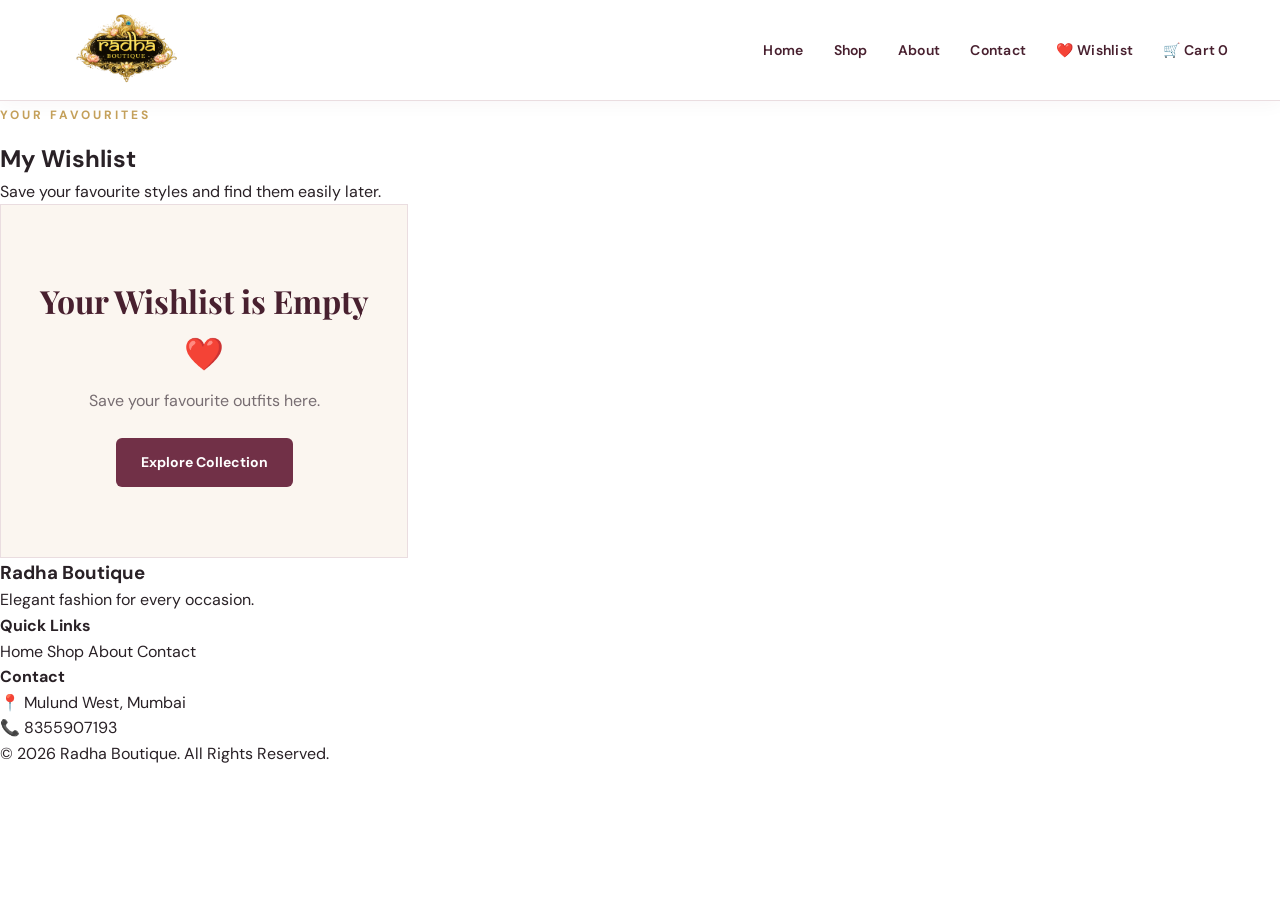
<file: wishlist.html>
<!DOCTYPE html>
<html lang="en">

<head>
    <meta charset="UTF-8">
    <meta name="viewport" content="width=device-width, initial-scale=1.0">

    <title>Wishlist | Radha Boutique</title>

    <link rel="stylesheet" href="style.css">
</head>

<body>

<header class="site-header">

    <nav class="navbar">

        <div class="brand">
            <a href="index.html">
                <img src="images/logo.png" alt="Radha Boutique">
            </a>
        </div>

        <button
            class="menu-toggle"
            onclick="toggleMenu()"
            aria-label="Open menu">
            ☰
        </button>

        <ul class="nav-links" id="mobileMenu">

            <li><a href="index.html">Home</a></li>

            <li><a href="shop.html">Shop</a></li>

            <li><a href="about.html">About</a></li>

            <li><a href="contact.html">Contact</a></li>

            <li>
                <a href="wishlist.html">
                    ❤️ Wishlist
                </a>
            </li>

            <li>
                <a href="cart.html">
                    🛒 Cart
                    <span id="cartCount">0</span>
                </a>
            </li>

        </ul>

    </nav>

</header>


<main>

    <section class="page-hero">

        <div>

            <p class="eyebrow">
                YOUR FAVOURITES
            </p>

            <h1>
                My Wishlist
            </h1>

            <p>
                Save your favourite styles and find them easily later.
            </p>

        </div>

    </section>


    <section class="wishlist-section">

        <div
            id="wishlistItems"
            class="product-container">
        </div>

    </section>

</main>


<footer class="site-footer">

    <div class="footer-content">

        <div>
            <h3>Radha Boutique</h3>

            <p>
                Elegant fashion for every occasion.
            </p>
        </div>


        <div>

            <h4>Quick Links</h4>

            <a href="index.html">Home</a>

            <a href="shop.html">Shop</a>

            <a href="about.html">About</a>

            <a href="contact.html">Contact</a>

        </div>


        <div>

            <h4>Contact</h4>

            <p>📍 Mulund West, Mumbai</p>

            <p>📞 8355907193</p>

        </div>

    </div>


    <div class="footer-bottom">

        © 2026 Radha Boutique. All Rights Reserved.

    </div>

</footer>


<script src="products.js"></script>
<script src="script.js"></script>

</body>

</html>
</file>
<file: style.css>
@import url('https://fonts.googleapis.com/css2?family=DM+Sans:wght@400;500;600;700&family=Playfair+Display:wght@500;600;700&display=swap');


/* =====================================================
   ROOT
===================================================== */

:root {
    --brown: #6f3d25;
    --brown-dark: #4c2718;
    --brown-light: #8d6048;

    --gold: #b58a45;
    --cream: #faf7f2;
    --cream-dark: #f2ece3;

    --white: #ffffff;
    --black: #211a16;
    --gray: #756d68;
    --border: #e8dfd5;

    --shadow: 0 12px 35px rgba(76, 39, 24, 0.10);

    --heading-font: "Playfair Display", Georgia, serif;
    --body-font: "DM Sans", Arial, sans-serif;
}


/* =====================================================
   RESET
===================================================== */

* {
    margin: 0;
    padding: 0;
    box-sizing: border-box;
}

html {
    scroll-behavior: smooth;
}

body {
    font-family: var(--body-font);
    color: var(--black);
    background: var(--white);
    line-height: 1.6;
}

img {
    max-width: 100%;
    display: block;
}

a {
    color: inherit;
    text-decoration: none;
}

button,
input,
select {
    font-family: inherit;
}


/* =====================================================
   HEADER
===================================================== */

.site-header {
    position: sticky;
    top: 0;
    z-index: 1000;

    background: rgba(255, 255, 255, 0.96);
    backdrop-filter: blur(12px);

    border-bottom: 1px solid var(--border);
}

.navbar {
    width: min(1400px, 92%);
    min-height: 82px;

    margin: auto;

    display: flex;
    align-items: center;
    justify-content: space-between;
    gap: 30px;
}

.brand {
    display: flex;
    align-items: center;
}

.brand img {
    width: 150px;
    height: auto;
    object-fit: contain;
}


/* NAVIGATION */

.nav-links {
    list-style: none;

    display: flex;
    align-items: center;
    justify-content: flex-end;

    gap: 30px;
}

.nav-links a {
    position: relative;

    font-size: 14px;
    font-weight: 600;

    color: var(--brown-dark);

    transition: 0.3s ease;
}

.nav-links a::after {
    content: "";

    position: absolute;
    left: 0;
    bottom: -8px;

    width: 0;
    height: 2px;

    background: var(--gold);

    transition: width 0.3s ease;
}

.nav-links a:hover,
.nav-links a.active {
    color: var(--gold);
}

.nav-links a:hover::after,
.nav-links a.active::after {
    width: 100%;
}


/* CART COUNT */

.cart-count {
    display: inline-flex;

    min-width: 20px;
    height: 20px;

    align-items: center;
    justify-content: center;

    padding: 0 5px;

    margin-left: 4px;

    border-radius: 50%;

    background: var(--brown);
    color: white;

    font-size: 11px;
}


/* MOBILE MENU BUTTON */

.menu-toggle {
    display: none;

    border: none;
    background: transparent;

    font-size: 28px;
    color: var(--brown);

    cursor: pointer;
}


/* =====================================================
   HERO
===================================================== */

.hero {
    min-height: 650px;

    display: flex;
    align-items: center;

    position: relative;

    background:
        linear-gradient(
            90deg,
            rgba(52, 27, 17, 0.82),
            rgba(52, 27, 17, 0.45),
            rgba(52, 27, 17, 0.08)
        ),
        url("images/hero.jpg") center / cover no-repeat;

    background-color: var(--cream-dark);
}


/* fallback if hero.jpg doesn't exist */

.hero::before {
    content: "";

    position: absolute;
    inset: 0;

    background:
        linear-gradient(
            135deg,
            rgba(111, 61, 37, 0.35),
            transparent
        );

    pointer-events: none;
}

.hero-content {
    position: relative;
    z-index: 1;

    width: min(1400px, 92%);

    margin: auto;

    color: white;
}

.eyebrow {
    display: inline-block;

    margin-bottom: 15px;

    font-size: 12px;
    font-weight: 700;

    letter-spacing: 3px;
    text-transform: uppercase;

    color: var(--gold);
}

.hero h1 {
    max-width: 700px;

    font-family: var(--heading-font);

    font-size: clamp(44px, 6vw, 76px);

    line-height: 1.08;

    font-weight: 600;

    margin-bottom: 25px;
}

.hero h1 em {
    font-weight: 500;
}

.hero p {
    font-size: 17px;

    margin-bottom: 35px;

    color: rgba(255, 255, 255, 0.9);
}

.hero-actions {
    display: flex;
    align-items: center;
    gap: 14px;

    flex-wrap: wrap;
}


/* =====================================================
   BUTTONS
===================================================== */

.btn {
    display: inline-flex;

    min-height: 48px;

    padding: 13px 25px;

    align-items: center;
    justify-content: center;

    border-radius: 3px;

    font-size: 14px;
    font-weight: 700;

    cursor: pointer;

    transition:
        transform 0.25s ease,
        background 0.25s ease,
        color 0.25s ease,
        border 0.25s ease;
}

.btn:hover {
    transform: translateY(-2px);
}

.btn-primary {
    background: var(--brown);
    color: white;
}

.btn-primary:hover {
    background: var(--brown-dark);
}

.btn-light {
    background: white;
    color: var(--brown-dark);
}

.btn-light:hover {
    background: var(--cream);
}

.btn-outline {
    background: transparent;

    border: 1px solid var(--brown);

    color: var(--brown);
}

.btn-outline:hover {
    background: var(--brown);
    color: white;
}


/* =====================================================
   COMMON SECTION
===================================================== */

.section {
    width: min(1400px, 92%);
    margin: auto;

    padding: 90px 0;
}

.soft-section {
    width: 100%;
    max-width: none;

    padding-left: max(4%, calc((100% - 1400px) / 2));
    padding-right: max(4%, calc((100% - 1400px) / 2));

    background: var(--cream);
}

.section-heading {
    max-width: 720px;

    margin: 0 auto 50px;

    text-align: center;
}

.section-heading h2 {
    font-family: var(--heading-font);

    font-size: clamp(32px, 4vw, 48px);

    line-height: 1.15;

    color: var(--brown-dark);

    margin-bottom: 15px;
}

.section-heading p {
    color: var(--gray);

    font-size: 15px;
}


/* =====================================================
   CATEGORIES
===================================================== */

.category-container {
    display: grid;

    grid-template-columns: repeat(3, 1fr);

    gap: 22px;
}

.category-card {
    min-height: 250px;

    padding: 35px;

    position: relative;
    overflow: hidden;

    display: flex;
    flex-direction: column;
    justify-content: flex-end;

    border: 1px solid var(--border);

    background:
        linear-gradient(
            135deg,
            #f8eee4,
            #ffffff
        );

    transition:
        transform 0.3s ease,
        box-shadow 0.3s ease;
}

.category-card:nth-child(2) {
    background:
        linear-gradient(
            135deg,
            #eee2d6,
            #f9f5ef
        );
}

.category-card:nth-child(3) {
    background:
        linear-gradient(
            135deg,
            #e9e6e0,
            #faf9f7
        );
}

.category-card:hover {
    transform: translateY(-7px);
    box-shadow: var(--shadow);
}

.category-number {
    position: absolute;

    top: 25px;
    right: 30px;

    font-size: 12px;
    font-weight: 700;

    color: var(--gold);
}

.category-card h3 {
    font-family: var(--heading-font);

    font-size: 32px;

    color: var(--brown-dark);

    margin-bottom: 5px;
}

.category-card p {
    color: var(--gray);

    font-size: 14px;

    margin-bottom: 20px;
}

.category-link {
    color: var(--brown);

    font-size: 13px;
    font-weight: 700;
}


/* =====================================================
   PRODUCTS
===================================================== */

.product-container {
    width: 100%;

    display: grid;

    grid-template-columns: repeat(3, minmax(0, 1fr));

    gap: 28px;
}

.product-card {
    background: white;

    border: 1px solid var(--border);

    overflow: hidden;

    transition:
        transform 0.3s ease,
        box-shadow 0.3s ease;
}

.product-card:hover {
    transform: translateY(-6px);

    box-shadow: var(--shadow);
}

.product-card > img {
    width: 100%;

    height: 430px;

    object-fit: cover;

    background: var(--cream-dark);
}

.product-info {
    padding: 22px;
}

.product-info h3 {
    font-family: var(--heading-font);

    font-size: 22px;

    color: var(--brown-dark);

    margin-bottom: 5px;
}

.product-info > p:not(.price) {
    color: var(--gray);

    font-size: 13px;

    margin-bottom: 10px;
}


/* PRICE */

.price {
    display: flex;
    align-items: center;

    gap: 10px;

    margin: 10px 0 15px;
}

.old-price {
    color: #999;

    font-size: 13px;

    text-decoration: line-through;
}

.new-price {
    color: var(--brown);

    font-size: 18px;

    font-weight: 700;
}


/* SIZE */

.product-info label {
    display: block;

    font-size: 12px;
    font-weight: 600;

    margin-bottom: 6px;

    color: var(--brown-dark);
}

.size-select {
    width: 100%;

    padding: 11px;

    margin-bottom: 12px;

    border: 1px solid var(--border);

    background: white;

    color: var(--black);

    outline: none;

    cursor: pointer;
}


/* PRODUCT BUTTONS */

.cart-btn,
.details-btn,
.whatsapp-btn {
    width: 100%;

    min-height: 44px;

    border: none;

    margin-top: 8px;

    cursor: pointer;

    font-size: 13px;
    font-weight: 700;

    transition: 0.25s ease;
}

.cart-btn {
    background: var(--brown);
    color: white;
}

.cart-btn:hover {
    background: var(--brown-dark);
}

.details-btn {
    background: transparent;

    border: 1px solid var(--brown);

    color: var(--brown);
}

.details-btn:hover {
    background: var(--brown);
    color: white;
}

.whatsapp-btn {
    background: #f1eee9;

    color: var(--brown-dark);
}

.whatsapp-btn:hover {
    background: var(--cream-dark);
}


/* =====================================================
   CENTER ACTION
===================================================== */

.center-action {
    text-align: center;

    margin-top: 45px;
}


/* =====================================================
   WHY US
===================================================== */

.why-us {
    width: min(1400px, 92%);

    margin: auto;

    padding: 90px 0;
}

.why-container {
    display: grid;

    grid-template-columns: repeat(4, 1fr);

    gap: 20px;
}

.why-card {
    padding: 30px 24px;

    border: 1px solid var(--border);

    text-align: center;

    background: white;
}

.why-icon {
    width: 50px;
    height: 50px;

    margin: 0 auto 18px;

    display: flex;

    align-items: center;
    justify-content: center;

    border-radius: 50%;

    background: var(--cream);

    color: var(--gold);

    font-size: 21px;
}

.why-card h3 {
    font-family: var(--heading-font);

    font-size: 21px;

    color: var(--brown-dark);

    margin-bottom: 10px;
}

.why-card p {
    color: var(--gray);

    font-size: 13px;
}


/* =====================================================
   VISIT BANNER
===================================================== */

.visit-banner {
    padding: 90px 20px;

    text-align: center;

    background:
        linear-gradient(
            135deg,
            var(--brown-dark),
            var(--brown)
        );

    color: white;
}

.visit-banner .eyebrow {
    color: #dfbd82;
}

.visit-banner h2 {
    max-width: 700px;

    margin: 0 auto 15px;

    font-family: var(--heading-font);

    font-size: clamp(32px, 5vw, 52px);

    line-height: 1.15;
}

.visit-banner p {
    margin-bottom: 30px;

    color: rgba(255,255,255,0.8);
}

.visit-banner .btn-primary {
    background: white;

    color: var(--brown-dark);
}

.visit-banner .btn-primary:hover {
    background: var(--cream);
}


/* =====================================================
   FOOTER
===================================================== */

.footer {
    padding: 55px 4% 25px;

    background: #251711;

    color: white;

    display: grid;

    grid-template-columns: 1fr auto;

    gap: 30px;
}

.footer strong {
    font-family: var(--heading-font);

    font-size: 25px;
}

.footer p {
    margin-top: 7px;

    color: rgba(255,255,255,0.65);

    font-size: 13px;
}

.footer-links {
    display: flex;

    align-items: center;

    gap: 25px;
}

.footer-links a {
    color: rgba(255,255,255,0.8);

    font-size: 13px;

    transition: 0.25s ease;
}

.footer-links a:hover {
    color: white;
}

.copyright {
    grid-column: 1 / -1;

    padding-top: 25px;

    border-top: 1px solid rgba(255,255,255,0.12);

    text-align: center;
}


/* =====================================================
   SHOP PAGE
===================================================== */

.shop-page {
    min-height: 100vh;

    background: var(--cream);
}

.shop-hero {
    padding: 80px 20px;

    text-align: center;

    background: var(--cream-dark);
}

.shop-hero h1 {
    font-family: var(--heading-font);

    font-size: clamp(40px, 5vw, 60px);

    color: var(--brown-dark);
}


/* SEARCH */

.search-container {
    width: min(700px, 92%);

    margin: 35px auto;

    display: flex;

    gap: 10px;
}

.search-container input {
    flex: 1;

    padding: 14px 16px;

    border: 1px solid var(--border);

    outline: none;

    background: white;
}


/* FILTERS */

.filter-container {
    width: min(1400px, 92%);

    margin: 30px auto;

    display: flex;

    justify-content: center;

    gap: 10px;

    flex-wrap: wrap;
}

.filter-container button {
    padding: 10px 18px;

    border: 1px solid var(--border);

    background: white;

    color: var(--brown-dark);

    cursor: pointer;
}

.filter-container button:hover {
    background: var(--brown);

    color: white;
}


/* SORT */

.sort-container {
    width: min(1400px, 92%);

    margin: 0 auto 30px;

    display: flex;

    justify-content: flex-end;
}

.sort-container select {
    padding: 10px 15px;

    border: 1px solid var(--border);

    background: white;
}


/* =====================================================
   PRODUCT DETAILS
===================================================== */

.product-details {
    width: min(1200px, 92%);

    margin: auto;

    padding: 80px 0;

    display: grid;

    grid-template-columns: 1fr 1fr;

    gap: 60px;
}

.product-gallery img {
    width: 100%;

    max-height: 650px;

    object-fit: contain;

    background: var(--cream);
}

.thumbnail-images {
    display: flex;

    gap: 10px;

    margin-top: 12px;

    overflow-x: auto;
}

.thumbnail-images img {
    width: 75px;
    height: 90px;

    object-fit: cover;

    cursor: pointer;

    border: 1px solid var(--border);
}

.product-details-info h1 {
    font-family: var(--heading-font);

    font-size: clamp(34px, 5vw, 52px);

    line-height: 1.15;

    color: var(--brown-dark);

    margin-bottom: 15px;
}

.product-description {
    color: var(--gray);

    margin: 25px 0;
}


/* =====================================================
   CART / CHECKOUT
===================================================== */

.cart-container,
.checkout-container {
    width: min(1100px, 92%);

    margin: auto;

    padding: 70px 0;
}

.cart-item {
    display: flex;

    align-items: center;

    gap: 20px;

    padding: 20px;

    margin-bottom: 15px;

    border: 1px solid var(--border);

    background: white;
}

.cart-item img {
    width: 90px;
    height: 110px;

    object-fit: cover;
}

.cart-item-info {
    flex: 1;
}

.cart-total {
    padding-top: 25px;

    text-align: right;

    font-size: 20px;
    font-weight: 700;

    color: var(--brown-dark);
}


/* FORMS */

.form-group {
    margin-bottom: 18px;
}

.form-group label {
    display: block;

    margin-bottom: 6px;

    font-size: 13px;
    font-weight: 600;

    color: var(--brown-dark);
}

.form-group input,
.form-group textarea,
.form-group select {
    width: 100%;

    padding: 13px;

    border: 1px solid var(--border);

    outline: none;

    background: white;
}

.form-group textarea {
    min-height: 120px;

    resize: vertical;
}


/* =====================================================
   RESPONSIVE - TABLET
===================================================== */

@media (max-width: 1000px) {

    .nav-links {
        gap: 18px;
    }

    .product-container {
        grid-template-columns: repeat(2, minmax(0, 1fr));
    }

    .why-container {
        grid-template-columns: repeat(2, 1fr);
    }

    .product-card > img {
        height: 400px;
    }
}


/* =====================================================
   RESPONSIVE - MOBILE
===================================================== */

@media (max-width: 700px) {

    .navbar {
        min-height: 70px;

        position: relative;
    }

    .brand img {
        width: 125px;
    }

    .menu-toggle {
        display: block;

        margin-left: auto;
    }

    .nav-links {
        display: none;

        position: absolute;

        top: 70px;
        left: 0;
        right: 0;

        padding: 18px;

        flex-direction: column;

        align-items: stretch;

        gap: 0;

        background: white;

        border-top: 1px solid var(--border);

        box-shadow: var(--shadow);
    }

    .nav-links.open {
        display: flex;
    }

    .nav-links li {
        width: 100%;
    }

    .nav-links a {
        display: block;

        padding: 13px 8px;
    }

    .nav-links a::after {
        display: none;
    }


    /* HERO */

    .hero {
        min-height: 590px;

        background-position: center;
    }

    .hero-content {
        padding: 50px 0;
    }

    .hero h1 {
        font-size: 45px;
    }

    .hero p {
        font-size: 15px;
    }


    /* SECTIONS */

    .section,
    .why-us {
        padding: 65px 0;
    }

    .soft-section {
        padding-left: 4%;
        padding-right: 4%;
    }


    /* CATEGORIES */

    .category-container {
        grid-template-columns: 1fr;
    }

    .category-card {
        min-height: 220px;
    }


    /* PRODUCTS */

    .product-container {
        grid-template-columns: 1fr;

        gap: 25px;
    }

    .product-card > img {
        height: auto;

        aspect-ratio: 4 / 5;
    }


    /* WHY */

    .why-container {
        grid-template-columns: 1fr;
    }


    /* FOOTER */

    .footer {
        grid-template-columns: 1fr;

        text-align: center;
    }

    .footer-links {
        justify-content: center;

        flex-wrap: wrap;
    }


    /* PRODUCT DETAILS */

    .product-details {
        grid-template-columns: 1fr;

        gap: 35px;

        padding: 50px 0;
    }


    /* CART */

    .cart-item {
        align-items: flex-start;

        flex-wrap: wrap;
    }

}


/* =====================================================
   SMALL MOBILE
===================================================== */

@media (max-width: 400px) {

    .hero h1 {
        font-size: 38px;
    }

    .hero-actions {
        flex-direction: column;

        align-items: stretch;
    }

    .hero-actions .btn {
        width: 100%;
    }

    .section-heading h2 {
        font-size: 31px;
    }

    .product-info {
        padding: 18px;
    }

}
/* =====================================================
   CART PAGE
===================================================== */

.cart-actions {
    display: flex;
    justify-content: flex-end;
    align-items: center;
    gap: 15px;
    margin-top: 25px;
    flex-wrap: wrap;
}

.clear-cart-btn,
.checkout-btn {
    min-height: 46px;
    padding: 12px 22px;
    border: none;
    cursor: pointer;
    font-weight: 700;
    transition: 0.25s ease;
}

.clear-cart-btn {
    background: #f1eee9;
    color: var(--brown-dark);
}

.clear-cart-btn:hover {
    background: #e5ddd3;
}

.checkout-btn {
    background: var(--brown);
    color: white;
}

.checkout-btn:hover {
    background: var(--brown-dark);
}

.cart-item {
    position: relative;
}

.cart-product-image {
    width: 130px !important;
    height: 160px !important;
    object-fit: cover !important;
    flex-shrink: 0;
    background: var(--cream-dark);
}

.cart-item-info h3 {
    font-family: var(--heading-font);
    font-size: 22px;
    color: var(--brown-dark);
    margin-bottom: 8px;
}

.cart-item-info p {
    color: var(--gray);
    font-size: 14px;
    margin: 4px 0;
}

.cart-item-price {
    color: var(--brown) !important;
    font-size: 18px !important;
    font-weight: 700;
    margin-top: 10px !important;
}

.remove-cart-btn {
    padding: 10px 15px;

    border: 1px solid #d8ccc1;

    background: white;

    color: #8b3f35;

    cursor: pointer;

    font-weight: 600;

    transition: 0.25s ease;
}

.remove-cart-btn:hover {
    background: #8b3f35;
    color: white;
}

.empty-cart {
    padding: 70px 20px;

    text-align: center;

    border: 1px solid var(--border);

    background: var(--cream);
}

.empty-cart h2 {
    font-family: var(--heading-font);

    color: var(--brown-dark);

    font-size: 32px;

    margin-bottom: 10px;
}

.empty-cart p {
    color: var(--gray);

    margin-bottom: 25px;
}


/* MOBILE CART */

@media (max-width: 700px) {

    .cart-actions {
        flex-direction: column;
        align-items: stretch;
    }

    .clear-cart-btn,
    .checkout-btn {
        width: 100%;
    }

    .cart-item {
        flex-direction: column;
        align-items: stretch;
    }

    .cart-product-image {
        width: 100% !important;
        height: 330px !important;
    }

    .remove-cart-btn {
        width: 100%;
    }

}
/* SHOP CONTROLS */

.shop-controls {
    width: min(1400px, 92%);
    margin: 0 auto;
    padding-top: 35px;
}

.sort-container {
    align-items: center;
    gap: 10px;
}

.sort-container label {
    font-size: 13px;
    font-weight: 600;
    color: var(--brown-dark);
}

.shop-products {
    padding-top: 35px;
}
/* ===============================
   MOBILE RESPONSIVE IMPROVEMENTS
   =============================== */

@media (max-width: 768px) {

    .site-header {
        padding: 14px 5%;
    }

    .header-inner {
        position: relative;
    }

    .menu-toggle {
        display: block;
    }

    .nav-links {
        display: none;
        position: absolute;
        top: 100%;
        left: 0;
        right: 0;
        width: 100%;
        background: var(--cream);
        flex-direction: column;
        padding: 20px;
        box-shadow: 0 8px 20px rgba(0,0,0,0.08);
        z-index: 1000;
    }

    .nav-links.open {
        display: flex;
    }

    .nav-links a {
        width: 100%;
        padding: 12px 10px;
    }

    /* Hero */
    .hero {
        min-height: 70vh;
        padding: 60px 5%;
        text-align: center;
    }

    .hero-content {
        max-width: 100%;
    }

    .hero h1 {
        font-size: 40px;
    }

    .hero p {
        font-size: 15px;
    }

    .hero-buttons {
        flex-direction: column;
        align-items: center;
    }

    .hero-buttons a {
        width: 100%;
        max-width: 280px;
        text-align: center;
    }

    /* Products */
    .product-container {
        grid-template-columns: repeat(2, 1fr);
        gap: 14px;
    }

    .product-card {
        border-radius: 12px;
    }

    .product-card img {
        height: 220px;
    }

    .product-info {
        padding: 12px;
    }

    .product-info h3 {
        font-size: 15px;
    }

    /* Shop controls */
    .shop-controls {
        padding-top: 20px;
    }

    .sort-container {
        margin-top: 15px;
    }

    /* Checkout */
    .checkout-grid {
        grid-template-columns: 1fr;
    }

    .checkout-form-box,
    .checkout-summary {
        width: 100%;
    }

    /* Cart */
    .cart-item {
        grid-template-columns: 70px 1fr;
        gap: 12px;
    }

    .cart-item-actions {
        grid-column: 2;
    }

    /* Product details */
    .product-detail-grid {
        grid-template-columns: 1fr;
    }

    .product-gallery {
        width: 100%;
    }

    /* Contact */
    .contact-grid {
        grid-template-columns: 1fr;
    }

    /* About */
    .about-grid,
    .why-grid {
        grid-template-columns: 1fr;
    }

    /* Footer */
    .footer-grid {
        grid-template-columns: 1fr;
        text-align: center;
        gap: 25px;
    }
}


@media (max-width: 480px) {

    .product-container {
        grid-template-columns: 1fr 1fr;
        gap: 10px;
    }

    .product-card img {
        height: 190px;
    }

    .hero h1 {
        font-size: 32px;
    }

    .page-hero h1 {
        font-size: 32px;
    }

    .section-title {
        font-size: 26px;
    }

    .product-info {
        padding: 10px;
    }

    .product-info h3 {
        font-size: 14px;
    }

    .product-price {
        font-size: 16px;
    }

    .wishlist-btn,
    .add-cart-btn {
        font-size: 12px;
        padding: 9px 6px;
    }
}
/* ===============================
   PREMIUM PRODUCT CARDS
   =============================== */

.product-card {
    position: relative;
    overflow: hidden;
    background: #fff;
    border: 1px solid rgba(90, 62, 43, 0.10);
    border-radius: 16px;
    transition: transform 0.3s ease, box-shadow 0.3s ease;
}

.product-card:hover {
    transform: translateY(-6px);
    box-shadow: 0 15px 35px rgba(60, 40, 25, 0.12);
}

.product-card img {
    width: 100%;
    display: block;
    object-fit: cover;
    transition: transform 0.5s ease;
}

.product-card:hover img {
    transform: scale(1.04);
}

.product-info {
    background: #fff;
}

.product-info h3 {
    margin-bottom: 6px;
    color: var(--brown-dark);
    font-family: "Playfair Display", serif;
}

.product-category {
    font-size: 12px;
    text-transform: uppercase;
    letter-spacing: 1px;
    color: #9a806c;
    margin-bottom: 8px;
}

.product-price {
    font-weight: 700;
    color: var(--brown-dark);
}

.product-old-price {
    margin-right: 7px;
    color: #999;
    text-decoration: line-through;
    font-weight: 400;
}

.add-cart-btn,
.wishlist-btn {
    width: 100%;
    margin-top: 8px;
    border-radius: 8px;
    cursor: pointer;
    transition: all 0.25s ease;
}

.add-cart-btn:hover,
.wishlist-btn:hover {
    transform: translateY(-1px);
}


/* Wishlist button */

.wishlist-btn {
    background: transparent;
    border: 1px solid rgba(90, 62, 43, 0.25);
    color: var(--brown-dark);
}

.wishlist-btn:hover {
    background: #faf5f0;
}


/* Product image hover overlay */

.product-image-wrapper {
    position: relative;
    overflow: hidden;
}

.product-image-wrapper::after {
    content: "View Product";
    position: absolute;
    left: 50%;
    bottom: 15px;
    transform: translate(-50%, 15px);
    background: rgba(255, 255, 255, 0.94);
    color: var(--brown-dark);
    padding: 8px 14px;
    border-radius: 20px;
    font-size: 12px;
    font-weight: 600;
    opacity: 0;
    transition: all 0.3s ease;
    pointer-events: none;
}

.product-card:hover .product-image-wrapper::after {
    opacity: 1;
    transform: translate(-50%, 0);
}


/* Mobile adjustment */

@media (max-width: 480px) {

    .product-card {
        border-radius: 12px;
    }

    .product-card:hover {
        transform: translateY(-3px);
    }

    .product-image-wrapper::after {
        display: none;
    }
}
/* =====================================================
   RADHA BOUTIQUE - PRODUCT DETAILS PAGE
===================================================== */

.product-page {
    background: var(--cream);
    min-height: 100vh;
    padding: 70px 0;
}

.product-detail-container {
    width: min(1200px, 92%);
    margin: 0 auto;
    display: grid;
    grid-template-columns: 1fr 1fr;
    gap: 60px;
    align-items: start;
}

/* ================= IMAGE ================= */

.product-gallery {
    width: 100%;
}

.main-product-image {
    width: 100%;
    background: white;
    border: 1px solid var(--border);
    overflow: hidden;
}

.main-product-image img {
    width: 100%;
    height: 620px;
    object-fit: contain;
    background: white;
}

/* ================= THUMBNAILS ================= */

.product-thumbnails {
    display: flex;
    gap: 10px;
    margin-top: 14px;
    overflow-x: auto;
}

.thumbnail-btn {
    width: 75px;
    height: 90px;
    padding: 0;
    border: 1px solid var(--border);
    background: white;
    cursor: pointer;
    flex-shrink: 0;
    overflow: hidden;
}

.thumbnail-btn img {
    width: 100%;
    height: 100%;
    object-fit: cover;
}

.thumbnail-btn.active {
    border: 2px solid var(--brown);
}

/* ================= INFORMATION ================= */

.product-information {
    background: white;
    padding: 35px;
    border: 1px solid var(--border);
}

.product-information .product-category {
    color: var(--gold);
    font-size: 12px;
    font-weight: 700;
    letter-spacing: 2px;
    text-transform: uppercase;
    margin-bottom: 10px;
}

.product-information h1 {
    font-family: var(--heading-font);
    color: var(--brown-dark);
    font-size: clamp(32px, 4vw, 48px);
    line-height: 1.15;
    margin-bottom: 15px;
}

.product-information .product-price {
    display: flex;
    align-items: center;
    gap: 12px;
    margin-bottom: 25px;
}

.product-information .old-price {
    color: #999;
    text-decoration: line-through;
    font-size: 16px;
}

.product-information .new-price {
    color: var(--brown);
    font-size: 25px;
    font-weight: 700;
}

.product-description {
    color: var(--gray);
    font-size: 15px;
    line-height: 1.8;
    margin-bottom: 30px;
}

/* ================= OPTIONS ================= */

.product-option {
    margin-top: 25px;
}

.product-option h3 {
    color: var(--brown-dark);
    font-size: 15px;
    margin-bottom: 12px;
}

.size-options,
.color-options {
    display: flex;
    flex-wrap: wrap;
    gap: 10px;
}

.size-option,
.color-option {
    min-width: 50px;
    padding: 10px 16px;
    border: 1px solid var(--border);
    background: white;
    color: var(--brown-dark);
    cursor: pointer;
    transition: 0.25s ease;
}

.size-option:hover,
.color-option:hover,
.size-option.selected,
.color-option.selected {
    background: var(--brown);
    border-color: var(--brown);
    color: white;
}

/* ================= BUTTONS ================= */

.product-actions {
    display: flex;
    flex-direction: column;
    gap: 12px;
    margin-top: 30px;
}

.add-cart-large,
.whatsapp-large {
    width: 100%;
    min-height: 52px;
    border: none;
    cursor: pointer;
    font-size: 14px;
    font-weight: 700;
    transition: 0.25s ease;
}

.add-cart-large {
    background: var(--brown);
    color: white;
}

.add-cart-large:hover {
    background: var(--brown-dark);
}

.whatsapp-large {
    background: #f1eee9;
    color: var(--brown-dark);
}

.whatsapp-large:hover {
    background: var(--cream-dark);
}

/* ================= FEATURES ================= */

.product-features {
    display: grid;
    grid-template-columns: repeat(3, 1fr);
    gap: 10px;
    margin-top: 25px;
    padding-top: 25px;
    border-top: 1px solid var(--border);
}

.product-features div {
    text-align: center;
    color: var(--gray);
    font-size: 12px;
    padding: 8px;
}


/* =====================================================
   PRODUCT PAGE - MOBILE
===================================================== */

@media (max-width: 700px) {

    .product-page {
        padding: 30px 0 50px;
    }

    .product-detail-container {
        width: 94%;
        grid-template-columns: 1fr;
        gap: 25px;
    }

    .main-product-image img {
        height: auto;
        max-height: 520px;
        aspect-ratio: 4 / 5;
        object-fit: contain;
    }

    .product-information {
        padding: 22px;
    }

    .product-information h1 {
        font-size: 30px;
    }

    .product-information .new-price {
        font-size: 22px;
    }

    .product-description {
        font-size: 14px;
    }

    .product-features {
        grid-template-columns: 1fr;
        gap: 5px;
    }

    .product-features div {
        text-align: left;
    }
}


/* =====================================================
   ONE IMAGE = NO THUMBNAIL SPACE
===================================================== */

.product-thumbnails:empty {
    display: none;
}
/* =========================================
   RADHA BOUTIQUE - MOBILE SHOPPING DESIGN
========================================= */

@media (max-width: 768px) {

    /* HEADER */

    .site-header {
        width: 100%;
    }

    .navbar {
        width: 92%;
        margin: auto;
        min-height: 65px;
    }

    .menu-toggle {
        display: block;
        cursor: pointer;
    }

    .nav-links {
        display: none;
        position: absolute;
        top: 100%;
        left: 0;
        width: 100%;
        background: var(--cream);
        flex-direction: column;
        padding: 15px 5%;
        box-shadow: 0 8px 20px rgba(0,0,0,0.10);
        z-index: 999;
    }

    .nav-links.open {
        display: flex;
    }

    .nav-links li {
        width: 100%;
    }

    .nav-links a {
        display: block;
        width: 100%;
        padding: 13px 5px;
    }


    /* HERO */

    .hero {
        min-height: 70vh;
        padding: 55px 5%;
        text-align: center;
    }

    .hero h1 {
        font-size: 38px;
        line-height: 1.15;
    }

    .hero p {
        font-size: 15px;
        line-height: 1.6;
    }

    .hero-actions {
        display: flex;
        flex-direction: column;
        align-items: center;
        gap: 12px;
    }

    .hero-actions a {
        width: 100%;
        max-width: 280px;
        text-align: center;
    }


    /* PRODUCT GRID */

    .product-container {
        grid-template-columns: repeat(2, 1fr);
        gap: 12px;
    }

    .product-card {
        width: 100%;
        border-radius: 12px;
    }

    .product-card img {
        width: 100%;
        height: 220px;
        object-fit: cover;
    }

    .product-info {
        padding: 11px;
    }

    .product-info h3 {
        font-size: 14px;
        line-height: 1.4;
    }

    .product-category {
        font-size: 10px;
    }

    .product-price {
        font-size: 15px;
    }


    /* PRODUCT BUTTONS */

    .cart-btn,
    .add-cart-btn,
    .wishlist-btn {
        width: 100%;
        min-height: 40px;
        font-size: 12px;
    }


    /* SHOP CONTROLS */

    .shop-controls {
        width: 94%;
        margin: auto;
    }

    .search-box input {
        width: 100%;
    }

    .filter-buttons {
        display: flex;
        overflow-x: auto;
        gap: 8px;
        padding-bottom: 8px;
    }

    .filter-buttons button {
        flex-shrink: 0;
    }


    /* PRODUCT DETAILS */

    .product-detail-container {
        width: 94%;
        grid-template-columns: 1fr;
        gap: 25px;
    }

    .main-product-image img {
        width: 100%;
        height: auto;
        max-height: 520px;
        object-fit: contain;
    }

    .product-information {
        padding: 22px;
    }

    .product-information h1 {
        font-size: 30px;
    }

    .product-information .new-price {
        font-size: 22px;
    }

    .product-actions {
        width: 100%;
    }


    /* CART */

    .cart-container {
        width: 94%;
    }

    .cart-item {
        grid-template-columns: 75px 1fr;
        gap: 12px;
    }

    .cart-item img {
        width: 75px;
        height: 95px;
        object-fit: cover;
    }

    .cart-item-actions {
        grid-column: 2;
        width: 100%;
    }

    .quantity-control button {
        width: 42px;
        height: 42px;
    }

    .quantity-control span {
        width: 42px;
    }


    /* CHECKOUT */

    .checkout-section {
        padding-left: 3%;
        padding-right: 3%;
    }

    .checkout-grid {
        grid-template-columns: 1fr;
        gap: 25px;
    }

    .checkout-form-box,
    .checkout-summary {
        width: 100%;
    }

    .checkout-row {
        grid-template-columns: 1fr;
    }

    .checkout-form-box input,
    .checkout-form-box textarea {
        width: 100%;
        box-sizing: border-box;
    }


    /* QR */

    .payment-box {
        width: 100%;
        box-sizing: border-box;
        padding: 20px 10px;
    }

    .qr-wrapper {
        width: 220px;
        height: 220px;
        max-width: 90%;
    }


    /* FOOTER */

    .footer-content {
        grid-template-columns: 1fr;
        text-align: center;
        gap: 25px;
    }

}


/* =========================================
   SMALL PHONES
========================================= */

@media (max-width: 480px) {

    .hero h1 {
        font-size: 32px;
    }

    .page-hero h1 {
        font-size: 32px;
    }

    .section-title {
        font-size: 26px;
    }

    .product-container {
        grid-template-columns: repeat(2, 1fr);
        gap: 9px;
    }

    .product-card img {
        height: 190px;
    }

    .product-info {
        padding: 9px;
    }

    .product-info h3 {
        font-size: 13px;
    }

    .product-price {
        font-size: 14px;
    }

    .cart-btn,
    .wishlist-btn {
        font-size: 11px;
        padding: 9px 5px;
    }

    .qr-wrapper {
        width: 200px;
        height: 200px;
    }

}

/* =====================================
   RADHA BOUTIQUE - PREMIUM REDESIGN
   ===================================== */

:root {
    --brown: #713047;
    --brown-dark: #48202f;
    --brown-light: #a65c70;
    --gold: #c5a15b;
    --cream: #fbf6f0;
    --cream-dark: #f1e5dc;
    --white: #ffffff;
    --black: #292126;
    --gray: #776d71;
    --border: #eadde0;
    --shadow: 0 12px 32px rgba(72, 32, 47, 0.10);
}

/* Smooth page appearance */
html {
    scroll-behavior: smooth;
}

body {
    background: var(--white);
    color: var(--black);
}

/* Premium header */
.site-header {
    background: rgba(255, 255, 255, 0.97);
    border-bottom: 1px solid var(--border);
    box-shadow: 0 3px 18px rgba(72, 32, 47, 0.04);
}

.navbar {
    min-height: 86px;
}

.nav-links a {
    font-size: 14px;
    letter-spacing: 0.3px;
}

/* Elegant homepage banner */
.hero {
    background-color: var(--brown-dark);
    background-position: center;
    background-size: cover;
}

.hero h1,
.section-heading h2,
.shop-hero h1 {
    font-family: var(--heading-font);
    letter-spacing: -0.5px;
}

/* Premium buttons */
.btn,
.cart-btn,
.details-btn,
.whatsapp-btn,
.checkout-btn,
.add-cart-large,
.whatsapp-large {
    border-radius: 6px;
    transition: all 0.25s ease;
}

.btn-primary,
.cart-btn,
.checkout-btn,
.add-cart-large {
    background: var(--brown);
    color: var(--white);
}

.btn-primary:hover,
.cart-btn:hover,
.checkout-btn:hover,
.add-cart-large:hover {
    background: var(--brown-dark);
    transform: translateY(-2px);
}

/* Section backgrounds */
.soft-section,
.shop-page {
    background: var(--cream);
}

.section {
    padding-top: 80px;
    padding-bottom: 80px;
}

.section-heading h2 {
    color: var(--brown-dark);
}

/* Elegant category cards */
.category-card {
    border-radius: 10px;
    transition: transform 0.3s ease, box-shadow 0.3s ease;
}

.category-card:hover {
    box-shadow: var(--shadow);
    transform: translateY(-5px);
}

/* Premium product cards */
.product-card {
    border: 1px solid var(--border);
    border-radius: 10px;
    background: var(--white);
    box-shadow: 0 4px 18px rgba(72, 32, 47, 0.03);
    transition: transform 0.3s ease, box-shadow 0.3s ease;
}

.product-card:hover {
    box-shadow: var(--shadow);
    transform: translateY(-5px);
}

.product-card img {
    background: var(--cream);
}

.product-info h3 {
    color: var(--brown-dark);
    font-family: var(--heading-font);
}

.new-price,
.product-price {
    color: var(--brown);
}

/* Clean form fields */
input,
textarea,
select {
    border-radius: 5px;
}

input:focus,
textarea:focus,
select:focus {
    border-color: var(--brown-light);
}

/* Elegant footer */
.footer {
    background: var(--brown-dark);
    color: var(--white);
}

/* Mobile layout */
@media (max-width: 700px) {
    .navbar {
        min-height: 68px;
    }

    .hero {
        min-height: 540px;
    }

    .section {
        padding-top: 55px;
        padding-bottom: 55px;
    }

    .product-card:hover {
        transform: none;
    }
}

/* ===== RADHA BOUTIQUE: PREMIUM ENHANCEMENTS ===== */

/* Smooth page scrolling */
html {
    scroll-behavior: smooth;
}

/* Elegant selection colour */
::selection {
    background: #713047;
    color: #ffffff;
}

/* Premium buttons */
button,
.btn,
.button {
    transition: background-color 0.25s ease,
                color 0.25s ease,
                transform 0.25s ease,
                box-shadow 0.25s ease;
}

button:hover,
.btn:hover,
.button:hover {
    transform: translateY(-2px);
}

/* Product images */
.product-card img,
.product-image img {
    transition: transform 0.4s ease;
}

.product-card:hover img,
.product-image:hover img {
    transform: scale(1.035);
}

/* Product cards */
.product-card {
    border-radius: 12px;
    overflow: hidden;
    transition: box-shadow 0.3s ease,
                transform 0.3s ease;
}

.product-card:hover {
    box-shadow: 0 10px 28px rgba(70, 35, 45, 0.12);
}

/* Elegant headings */
.section-title,
.section-heading {
    letter-spacing: 0.5px;
}

/* Form fields */
input,
select,
textarea {
    transition: border-color 0.2s ease,
                box-shadow 0.2s ease;
}

input:focus,
select:focus,
textarea:focus {
    outline: none;
    border-color: #713047;
    box-shadow: 0 0 0 3px rgba(113, 48, 71, 0.12);
}

/* Mobile improvements */
@media (max-width: 600px) {
    .product-card {
        border-radius: 9px;
    }

    button,
    .btn,
    .button {
        max-width: 100%;
    }
}

/* Respect reduced-motion preferences */
@media (prefers-reduced-motion: reduce) {
    html {
        scroll-behavior: auto;
    }

    *,
    *::before,
    *::after {
        transition-duration: 0.01ms !important;
        animation-duration: 0.01ms !important;
    }
}

/* ===== RADHA BOUTIQUE HOMEPAGE UPGRADE ===== */

.hero {
    min-height: 680px;
    position: relative;
    background-color: #48202f;
    background-position: center;
    background-size: cover;
}

.hero-content {
    max-width: 1400px;
    padding-top: 50px;
    padding-bottom: 50px;
}

.hero h1 {
    max-width: 750px;
    font-size: clamp(42px, 6vw, 78px);
    line-height: 1.12;
}

.hero p {
    font-size: 16px;
    letter-spacing: 0.5px;
}

.hero-actions .btn {
    min-height: 52px;
    padding: 15px 28px;
    border-radius: 5px;
}

.category-card {
    border-radius: 12px;
    min-height: 270px;
    padding: 32px;
}

.category-card:hover {
    border-color: #c5a15b;
}

.product-card {
    border-radius: 12px;
    box-shadow: 0 4px 18px rgba(72, 32, 47, 0.05);
}

.product-info {
    padding: 20px;
}

.why-card {
    border-radius: 10px;
    transition: transform 0.25s ease, box-shadow 0.25s ease;
}

.why-card:hover {
    transform: translateY(-4px);
    box-shadow: 0 10px 25px rgba(72, 32, 47, 0.08);
}

.visit-banner {
    padding: 100px 20px;
}

@media (max-width: 700px) {
    .hero {
        min-height: 560px;
        padding: 35px 0;
    }

    .hero h1 {
        font-size: 38px;
    }

    .hero-actions {
        gap: 12px;
    }

    .category-card {
        min-height: 210px;
        padding: 25px;
    }

    .product-info {
        padding: 12px;
    }

    .visit-banner {
        padding: 65px 20px;
    }
}

/* ===== RADHA BOUTIQUE WHATSAPP BUTTON ===== */

.floating-whatsapp {
    position: fixed;
    right: 22px;
    bottom: 90px;
    z-index: 9999;
    display: flex;
    align-items: center;
    justify-content: center;
    gap: 10px;
    padding: 14px 20px;
    background: #25D366;
    color: #ffffff !important;
    text-decoration: none !important;
    border-radius: 50px;
    font-size: 15px;
    font-weight: 600;
    box-shadow: 0 5px 18px rgba(0, 0, 0, 0.2);
    transition: transform 0.2s ease, background 0.2s ease;
}

.floating-whatsapp:hover {
    transform: translateY(-3px);
    background: #1ebe5d;
}

.whatsapp-icon {
    font-size: 23px;
    line-height: 1;
}

@media (max-width: 600px) {
    .floating-whatsapp {
        right: 14px;
        bottom: 14px;
        padding: 13px 17px;
        font-size: 14px;
    }
}
</file>
